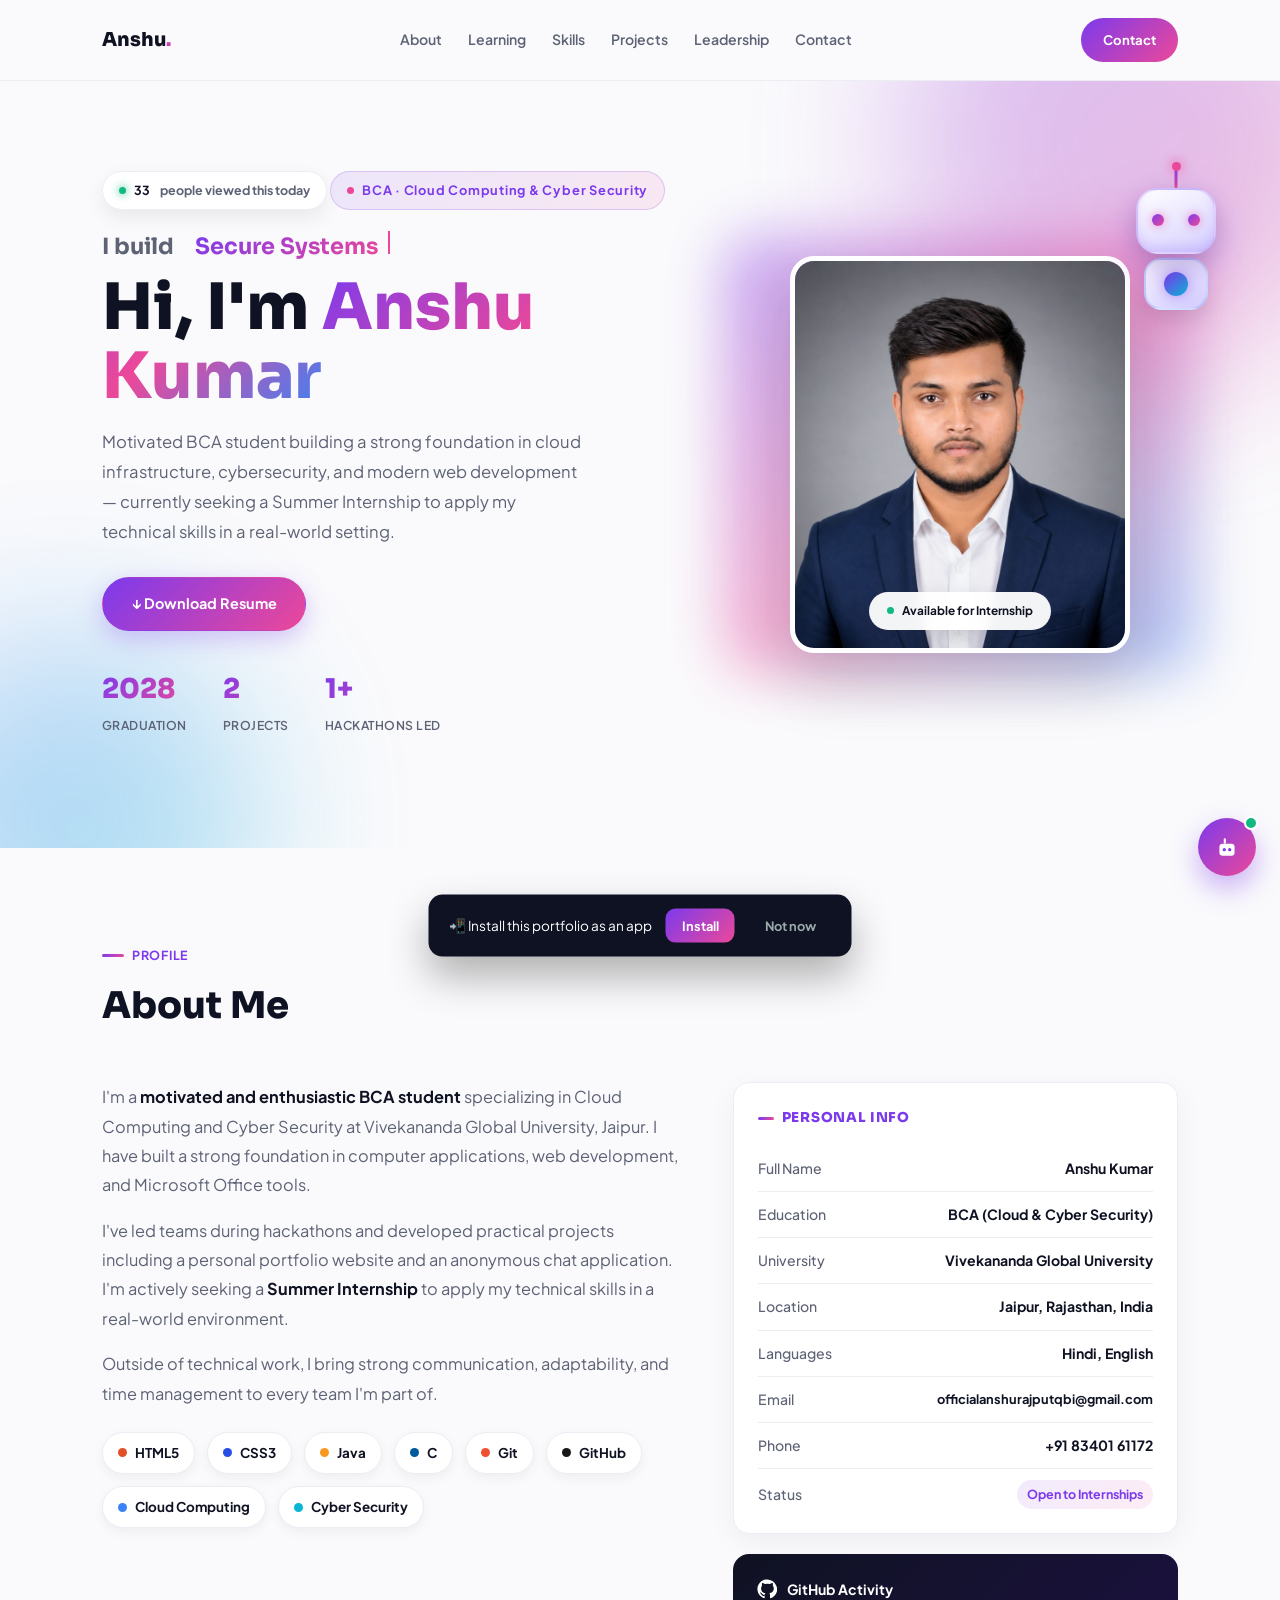
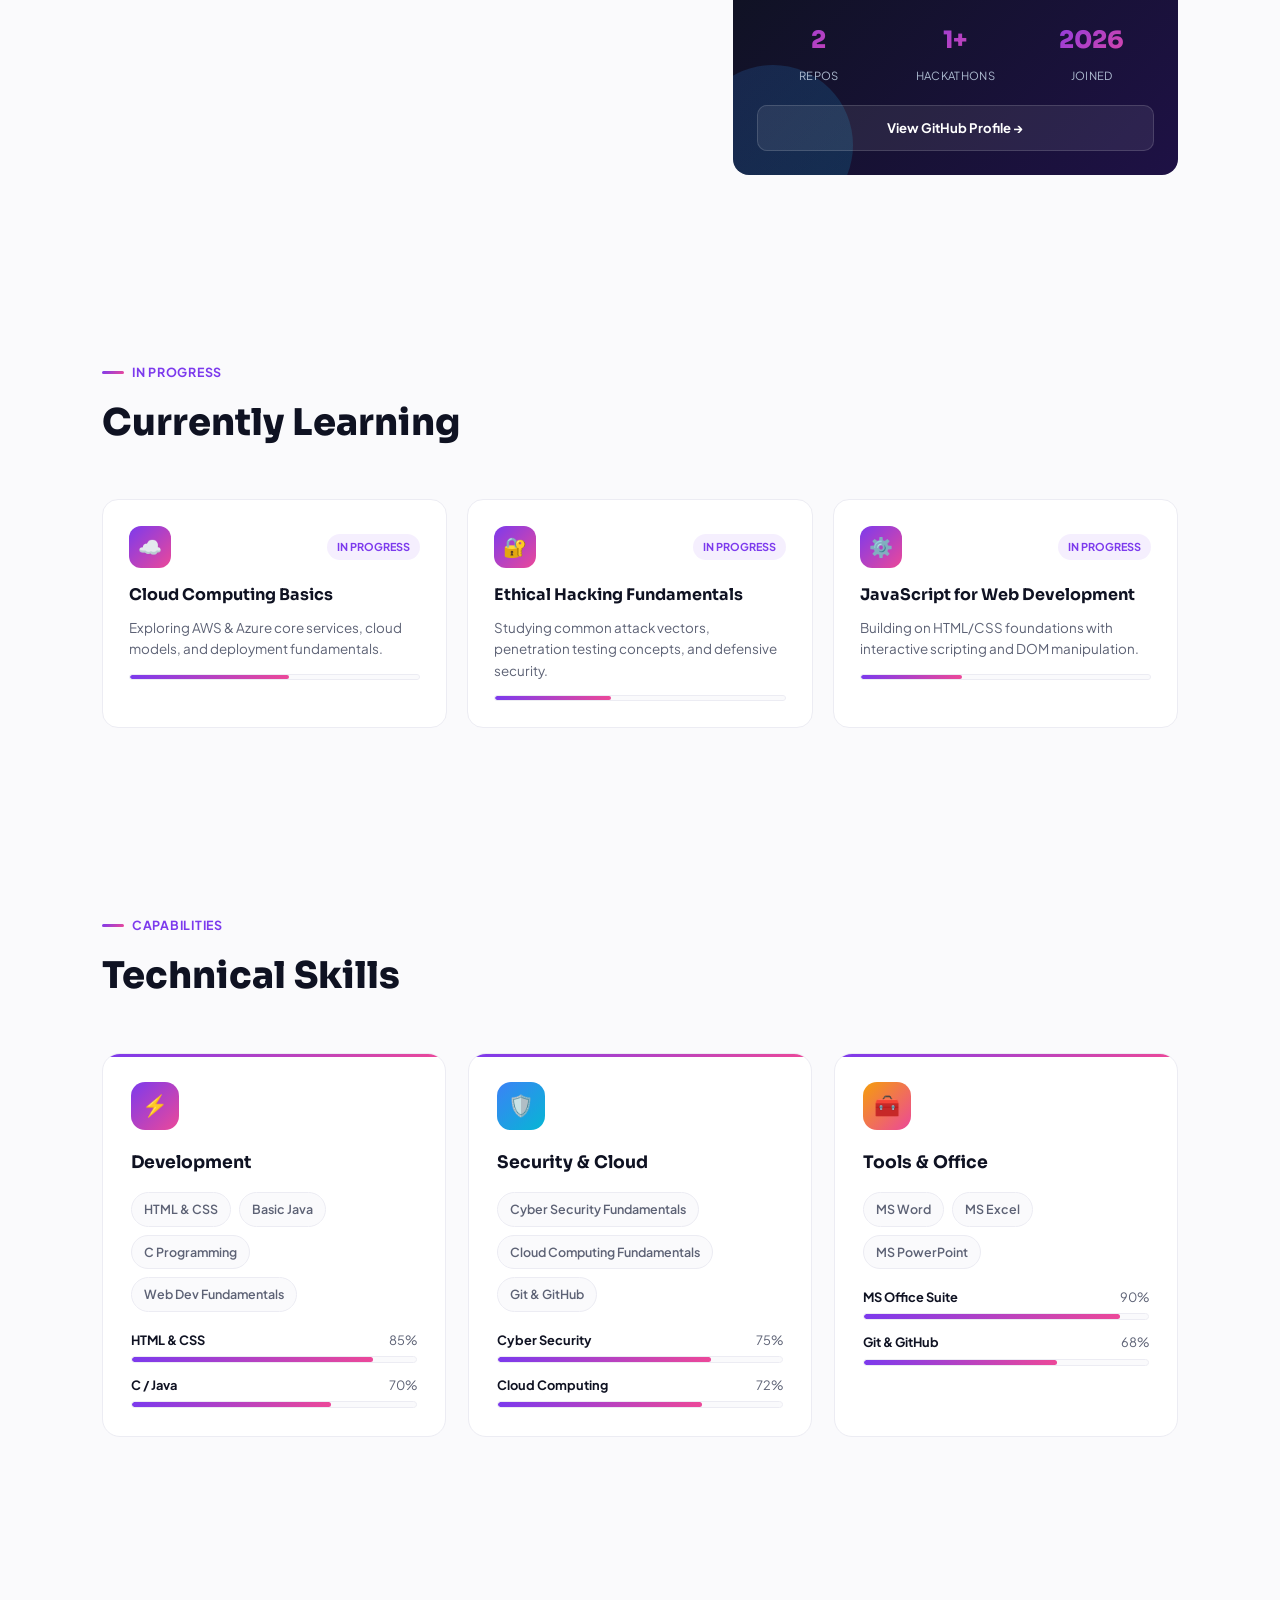
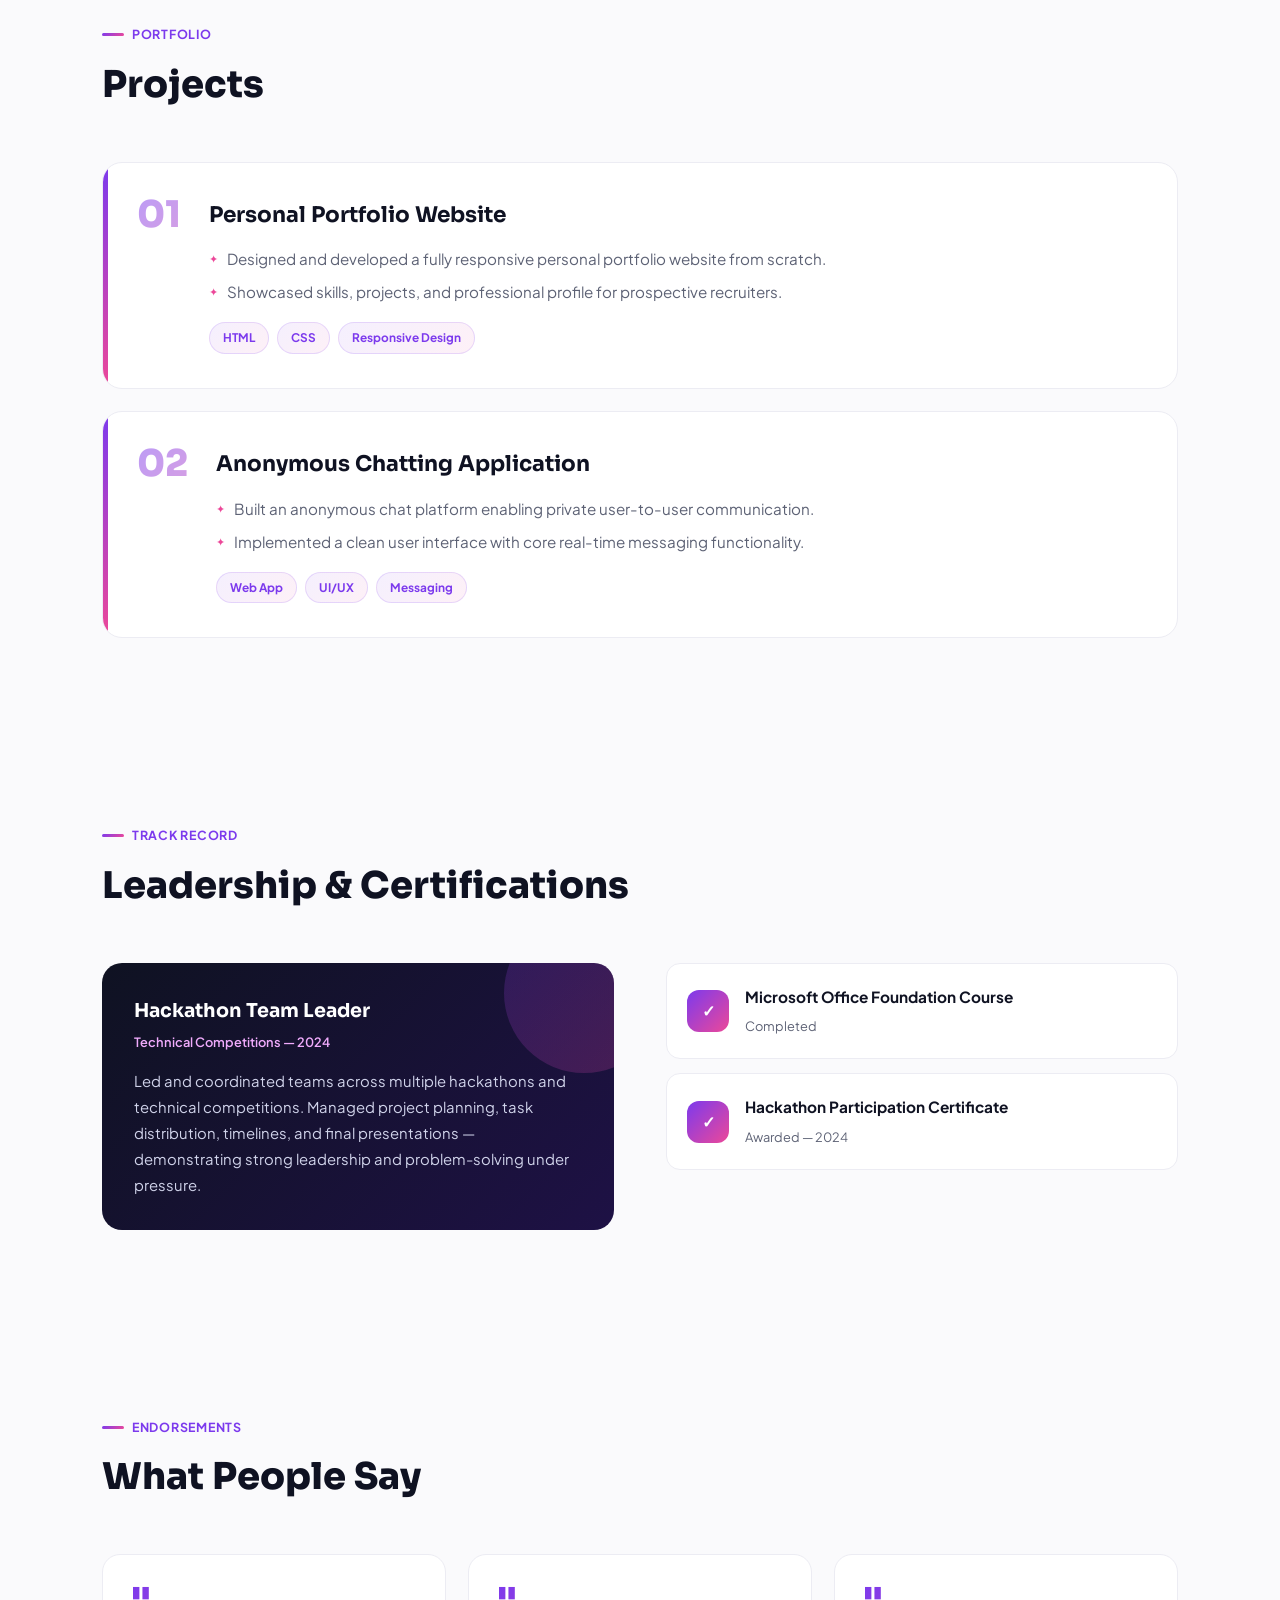
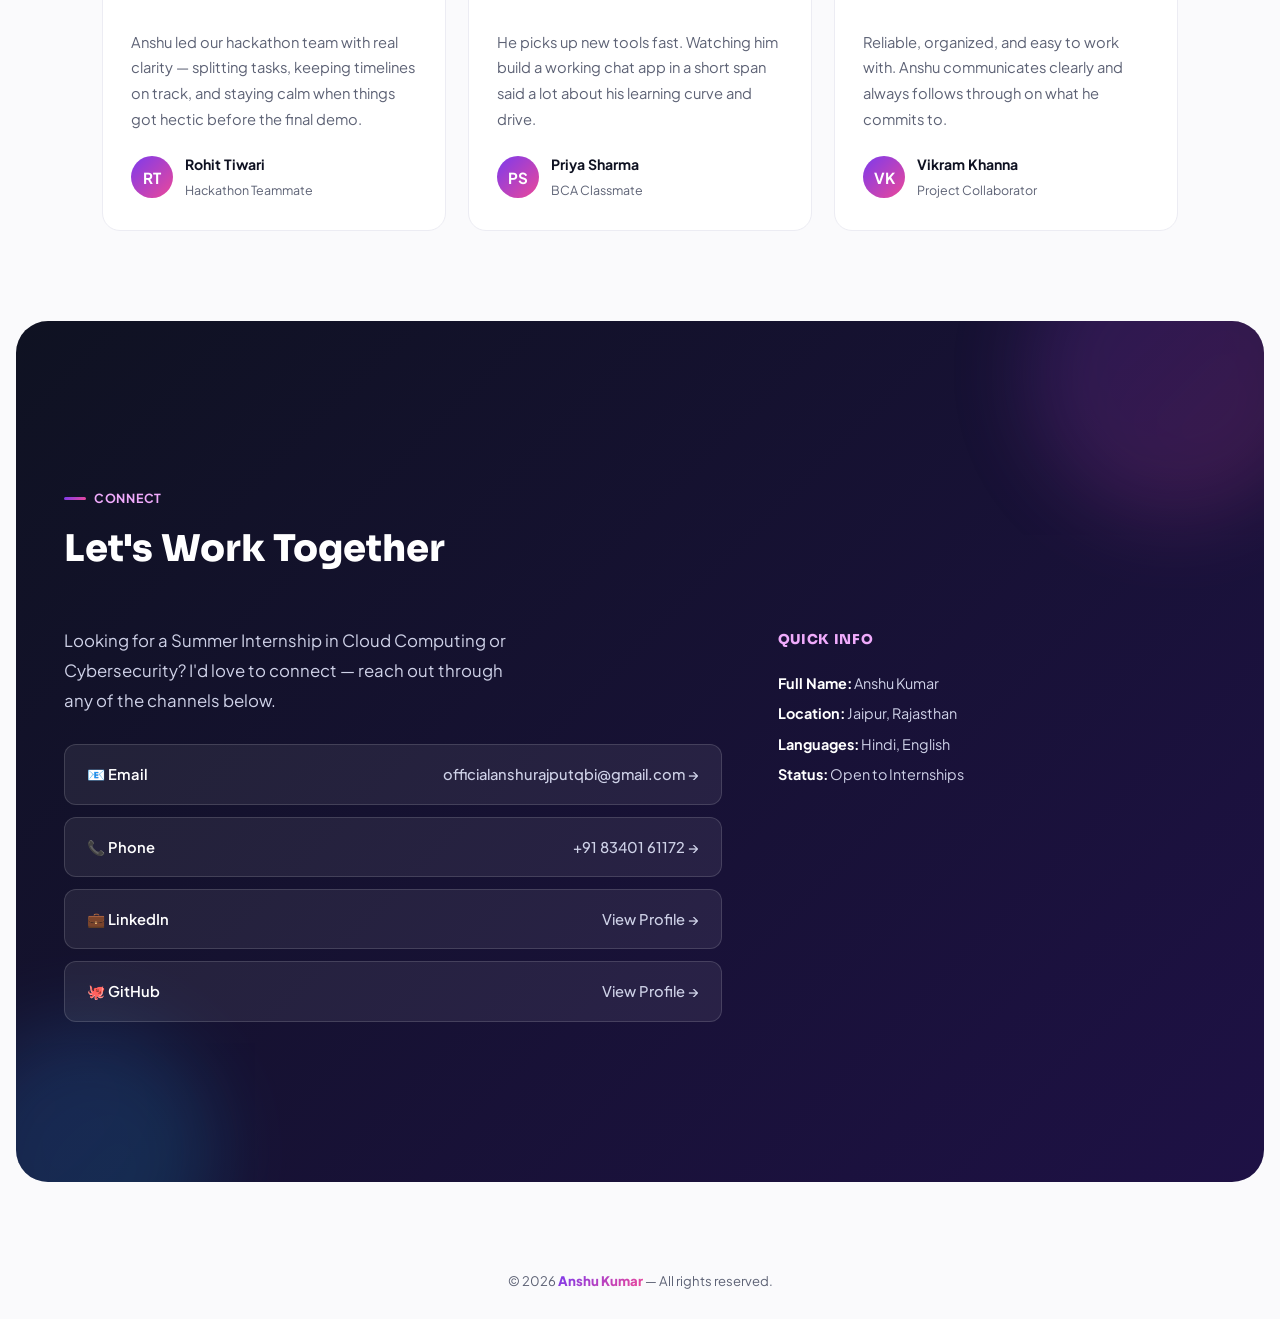
<file: Level-1-Task-1-Portfolio/index.html>
<!DOCTYPE html>
<html lang="en">
<head>

  <!-- ============================================================
       ANSHU KUMAR — PERSONAL PORTFOLIO
       BCA | Cloud Computing & Cyber Security
       Vivekananda Global University, Jaipur
       ============================================================ -->

  <meta charset="UTF-8">
  <meta name="viewport" content="width=device-width, initial-scale=1.0">
  <meta name="description" content="Anshu Kumar — BCA student specializing in Cloud Computing & Cyber Security. Personal portfolio showcasing projects, skills, and experience.">
  <meta name="theme-color" content="#7c3aed">
  <meta name="apple-mobile-web-app-capable" content="yes">
  <meta name="apple-mobile-web-app-status-bar-style" content="black-translucent">
  <meta name="apple-mobile-web-app-title" content="Anshu Kumar">

  <link rel="manifest" href="manifest.json">
  <link rel="apple-touch-icon" href="icons/icon-192.png">
  <link rel="icon" href="data:image/svg+xml,%3Csvg xmlns='http://www.w3.org/2000/svg' viewBox='0 0 100 100'%3E%3Cdefs%3E%3ClinearGradient id='g' x1='0' y1='0' x2='1' y2='1'%3E%3Cstop offset='0' stop-color='%237c3aed'/%3E%3Cstop offset='1' stop-color='%23ec4899'/%3E%3C/linearGradient%3E%3C/defs%3E%3Crect width='100' height='100' rx='22' fill='url(%23g)'/%3E%3Ctext x='50' y='66' font-size='52' font-family='sans-serif' font-weight='800' fill='white' text-anchor='middle'%3EA%3C/text%3E%3C/svg%3E">

  <title>Anshu Kumar | Cloud &amp; Cybersecurity Portfolio</title>

  <link rel="preconnect" href="https://fonts.googleapis.com">
  <link href="https://fonts.googleapis.com/css2?family=Plus+Jakarta+Sans:wght@400;500;600;700;800&family=Sora:wght@600;700;800&display=swap" rel="stylesheet">

  <style>

    /* ============================================================
       1. CSS VARIABLES / ROOT
    ============================================================ */
    :root {
      --violet: #7c3aed;
      --pink:   #ec4899;
      --blue:   #3b82f6;
      --cyan:   #06b6d4;
      --ink:    #0f1222;
      --soft:   #5d6275;
      --line:   #ececf3;
      --bg:     #fafafc;
      --white:  #ffffff;
      --sans:   'Plus Jakarta Sans', sans-serif;
      --display:'Sora', sans-serif;
    }

    /* ============================================================
       2. RESET & BASE
    ============================================================ */
    *, *::before, *::after { box-sizing: border-box; margin: 0; padding: 0; }
    html { scroll-behavior: smooth; }
    body { background: var(--bg); color: var(--ink); font-family: var(--sans); font-size: 16px; line-height: 1.65; overflow-x: hidden; }
    a { color: var(--violet); text-decoration: none; }
    ::selection { background: var(--pink); color: #fff; }
    .wrap { max-width: 1140px; margin: 0 auto; padding: 0 32px; }

    /* ============================================================
       3. NAVIGATION
    ============================================================ */
    nav {
      position: sticky; top: 0; z-index: 50;
      background: rgba(250,250,252,0.88);
      backdrop-filter: blur(10px);
      border-bottom: 1px solid var(--line);
    }
    .nav-inner {
      max-width: 1140px; margin: 0 auto; padding: 18px 32px;
      display: flex; justify-content: space-between; align-items: center;
    }
    .logo { font-family: var(--display); font-weight: 800; font-size: 1.2rem; color: var(--ink); }
    .logo span { background: linear-gradient(135deg, var(--violet), var(--pink)); -webkit-background-clip: text; background-clip: text; color: transparent; }
    .nav-links { display: flex; gap: 26px; font-size: 0.88rem; font-weight: 600; }
    .nav-links a { color: var(--soft); transition: color .2s; }
    .nav-links a:hover { color: var(--violet); }
    .nav-cta {
      background: linear-gradient(135deg, var(--violet), var(--pink));
      color: #fff; padding: 11px 22px; border-radius: 30px;
      font-size: 0.82rem; font-weight: 700; transition: transform .2s, box-shadow .2s;
    }
    .nav-cta:hover { transform: translateY(-2px); box-shadow: 0 10px 24px rgba(124,58,237,0.35); }

    /* ============================================================
       4. HERO SECTION
    ============================================================ */
    header.hero { position: relative; padding: 90px 0 110px; overflow: hidden; }

    /* Background gradient blobs */
    .blob {
      position: absolute; border-radius: 50%; filter: blur(80px);
      opacity: 0.32; z-index: 0; pointer-events: none;
    }
    .blob-1 { width: 480px; height: 480px; background: linear-gradient(135deg, var(--violet), var(--pink)); top: -180px; right: -100px; }
    .blob-2 { width: 380px; height: 380px; background: linear-gradient(135deg, var(--blue), var(--cyan)); bottom: -160px; left: -120px; }

    .hero-grid { position: relative; z-index: 2; display: grid; grid-template-columns: 1.2fr 0.9fr; gap: 60px; align-items: center; }

    /* Eye-catch: "viewing now" badge */
    .viewing-badge {
      display: inline-flex; align-items: center; gap: 8px;
      background: var(--white); border: 1px solid var(--line);
      padding: 8px 16px; border-radius: 30px; margin-bottom: 18px;
      font-size: 0.78rem; font-weight: 700; color: var(--soft);
      box-shadow: 0 8px 20px rgba(15,18,34,0.07);
    }
    .viewing-badge .live-dot { width: 7px; height: 7px; border-radius: 50%; background: #10b981; box-shadow: 0 0 8px #10b981; animation: blink 1.8s infinite; }
    .viewing-badge b { color: var(--ink); }

    /* Typing headline */
    .typing-line {
      font-family: var(--display); font-weight: 700; font-size: clamp(1.1rem,2vw,1.4rem);
      color: var(--soft); margin-bottom: 8px; display: flex; align-items: baseline; gap: 8px;
    }
    #typedText { background: linear-gradient(135deg, var(--violet), var(--pink)); -webkit-background-clip: text; background-clip: text; color: transparent; }
    .caret { display: inline-block; width: 2px; height: 1em; background: var(--pink); vertical-align: text-bottom; margin-left: 2px; animation: blink 0.9s steps(1) infinite; }

    /* BCA eyebrow pill */
    .eyebrow {
      display: inline-flex; align-items: center; gap: 8px;
      font-size: 0.8rem; font-weight: 700; letter-spacing: 0.06em;
      background: linear-gradient(135deg, rgba(124,58,237,.1), rgba(236,72,153,.1));
      color: var(--violet); padding: 8px 16px; border-radius: 30px; margin-bottom: 18px;
      border: 1px solid rgba(124,58,237,.2);
    }
    .eyebrow .pulse { width: 7px; height: 7px; border-radius: 50%; background: var(--pink); animation: blink 2s infinite; }

    h1.hero-name {
      font-family: var(--display); font-weight: 800;
      font-size: clamp(2.6rem, 5.5vw, 4rem); line-height: 1.08;
      color: var(--ink); margin-bottom: 16px;
    }
    h1.hero-name .grad {
      background: linear-gradient(135deg, var(--violet), var(--pink) 55%, var(--blue));
      -webkit-background-clip: text; background-clip: text; color: transparent;
    }
    .hero-desc { font-size: 1.04rem; color: var(--soft); max-width: 480px; margin-bottom: 30px; line-height: 1.8; }

    .hero-cta { display: flex; gap: 14px; flex-wrap: wrap; margin-bottom: 36px; }
    .btn {
      font-family: var(--sans); font-size: 0.9rem; font-weight: 700;
      padding: 14px 28px; border-radius: 30px; cursor: pointer;
      display: inline-flex; align-items: center; gap: 8px;
      transition: all .25s; border: 1.5px solid transparent;
    }
    .btn-primary { background: linear-gradient(135deg, var(--violet), var(--pink)); color: #fff; box-shadow: 0 8px 24px rgba(124,58,237,.28); }
    .btn-primary:hover { transform: translateY(-3px); box-shadow: 0 14px 32px rgba(124,58,237,.42); }

    .hero-stats { display: flex; gap: 36px; }
    .hero-stats div b { display: block; font-family: var(--display); font-size: 1.7rem; font-weight: 800; background: linear-gradient(135deg, var(--violet), var(--pink)); -webkit-background-clip: text; background-clip: text; color: transparent; }
    .hero-stats div span { font-size: 0.76rem; color: var(--soft); text-transform: uppercase; letter-spacing: 0.04em; font-weight: 600; }

    /* 3D Robot orb */
    .bot-wrap {
      position: absolute; right: 5%; top: 14%; z-index: 3; pointer-events: none;
      animation: float 4.5s ease-in-out infinite;
    }
    @keyframes float { 0%,100%{transform:translateY(0) rotate(-3deg);} 50%{transform:translateY(-18px) rotate(3deg);} }
    .bot-antenna { position: absolute; top: -18px; left: 50%; transform: translateX(-50%); width: 3px; height: 18px; background: linear-gradient(180deg, var(--violet), var(--pink)); border-radius: 2px; }
    .bot-antenna::after { content: ''; position: absolute; top: -8px; left: 50%; transform: translateX(-50%); width: 9px; height: 9px; border-radius: 50%; background: var(--pink); box-shadow: 0 0 12px var(--pink); animation: blink 1.6s infinite; }
    .bot-head {
      position: relative; width: 80px; height: 66px; border-radius: 22px;
      background: linear-gradient(155deg, #fff, #e8e4ff 55%, #d4cfff);
      border: 2px solid rgba(124,58,237,.2);
      box-shadow: inset 0 -6px 10px rgba(124,58,237,.15), 0 10px 22px rgba(15,18,34,.15);
      filter: drop-shadow(0 14px 22px rgba(124,58,237,.3));
    }
    .bot-head::before, .bot-head::after { content: ''; position: absolute; top: 24px; width: 12px; height: 12px; border-radius: 50%; background: linear-gradient(135deg, var(--violet), var(--pink)); box-shadow: 0 0 10px rgba(236,72,153,.6); animation: botblink 3.2s infinite; }
    .bot-head::before { left: 14px; }
    .bot-head::after  { right: 14px; }
    @keyframes botblink { 0%,90%,100%{transform:scaleY(1);} 94%{transform:scaleY(0.1);} }
    .bot-body-trunk {
      margin-top: 4px; width: 64px; margin-left: 8px; height: 52px; border-radius: 18px;
      background: linear-gradient(155deg, #fff, #e8e4ff 55%, #d4cfff);
      border: 2px solid rgba(59,130,246,.18);
      box-shadow: 0 10px 22px rgba(15,18,34,.12);
      display: flex; align-items: center; justify-content: center;
    }
    .bot-core { width: 24px; height: 24px; border-radius: 50%; background: linear-gradient(135deg, var(--violet), var(--cyan)); box-shadow: 0 0 14px rgba(124,58,237,.5); }

    /* Photo card */
    .photo-wrap { position: relative; z-index: 2; display: flex; justify-content: center; }
    .photo-glow { position: absolute; inset: -20px; background: linear-gradient(135deg, var(--violet), var(--pink), var(--blue)); border-radius: 32px; filter: blur(28px); opacity: 0.42; }
    .photo-card {
      position: relative; z-index: 1; width: 100%; max-width: 340px;
      aspect-ratio: 3/3.5; border-radius: 24px; overflow: hidden;
      border: 5px solid var(--white); box-shadow: 0 30px 60px rgba(15,18,34,.18);
    }
    .photo-card img { width: 100%; height: 100%; object-fit: cover; display: block; }
    .photo-badge {
      position: absolute; bottom: 18px; left: 50%; transform: translateX(-50%);
      background: rgba(255,255,255,.95); backdrop-filter: blur(6px);
      border-radius: 30px; padding: 9px 18px; font-size: 0.74rem; font-weight: 700;
      color: var(--ink); box-shadow: 0 10px 24px rgba(15,18,34,.18);
      white-space: nowrap; display: flex; align-items: center; gap: 8px; z-index: 2;
    }
    .photo-badge .dot { width: 7px; height: 7px; border-radius: 50%; background: #10b981; }

    /* ============================================================
       5. SECTION SHARED STYLES
    ============================================================ */
    section { padding: 90px 0; }
    section.alt-bg { background: var(--white); border-top: 1px solid var(--line); border-bottom: 1px solid var(--line); }
    .sec-head { margin-bottom: 46px; }
    .sec-kicker {
      display: inline-flex; align-items: center; gap: 8px;
      font-size: 0.78rem; font-weight: 700; text-transform: uppercase;
      letter-spacing: 0.06em; color: var(--violet); margin-bottom: 10px;
    }
    .sec-kicker::before { content: ''; width: 22px; height: 3px; border-radius: 2px; background: linear-gradient(135deg, var(--violet), var(--pink)); }
    h2.sec-title { font-family: var(--display); font-size: clamp(1.7rem,3vw,2.3rem); font-weight: 800; color: var(--ink); }

    /* ============================================================
       6. ABOUT SECTION
    ============================================================ */
    .about-layout { display: grid; grid-template-columns: 1.3fr 1fr; gap: 52px; align-items: start; }

    /* Left: bio text */
    .about-bio p { color: var(--soft); margin-bottom: 16px; font-size: 1.02rem; line-height: 1.8; }
    .about-bio p b { color: var(--ink); font-weight: 700; }

    /* Tech stack chips */
    .tech-stack { display: flex; flex-wrap: wrap; gap: 12px; margin-top: 24px; }
    .chip {
      display: flex; align-items: center; gap: 8px;
      background: var(--white); border: 1px solid var(--line);
      padding: 9px 15px; border-radius: 30px;
      font-size: 0.84rem; font-weight: 700; color: var(--ink);
      box-shadow: 0 4px 12px rgba(15,18,34,.05); transition: transform .2s, box-shadow .2s;
    }
    .chip:hover { transform: translateY(-3px); box-shadow: 0 10px 22px rgba(15,18,34,.1); }
    .chip-dot { width: 9px; height: 9px; border-radius: 50%; flex-shrink: 0; }

    /* Right: info card + GitHub card stacked */
    .about-right { display: flex; flex-direction: column; gap: 20px; }

    /* Personal info card */
    .info-card {
      background: var(--white); border: 1px solid var(--line);
      border-radius: 16px; padding: 24px;
      box-shadow: 0 8px 28px rgba(15,18,34,.05);
    }
    .info-card-title {
      font-family: var(--display); font-size: 0.85rem; font-weight: 800;
      color: var(--violet); text-transform: uppercase; letter-spacing: 0.05em;
      margin-bottom: 16px; display: flex; align-items: center; gap: 8px;
    }
    .info-card-title::before { content: ''; width: 16px; height: 3px; border-radius: 2px; background: linear-gradient(90deg, var(--violet), var(--pink)); }
    .info-row {
      display: flex; justify-content: space-between; align-items: center;
      padding: 11px 0; border-bottom: 1px solid var(--line);
      font-size: 0.88rem;
    }
    .info-row:last-child { border-bottom: none; padding-bottom: 0; }
    .info-row .label { color: var(--soft); font-weight: 500; }
    .info-row .value { color: var(--ink); font-weight: 700; text-align: right; max-width: 55%; }
    .info-row .value.status-chip {
      background: linear-gradient(135deg, rgba(124,58,237,.1), rgba(236,72,153,.1));
      color: var(--violet); padding: 4px 10px; border-radius: 20px; font-size: 0.78rem;
    }

    /* GitHub stats card */
    .gh-card {
      background: linear-gradient(135deg, #0f1222 0%, #1e1145 100%);
      border-radius: 16px; padding: 24px; position: relative; overflow: hidden;
    }
    .gh-card::after { content: ''; position: absolute; bottom: -50px; left: -40px; width: 160px; height: 160px; border-radius: 50%; background: linear-gradient(135deg, var(--blue), var(--cyan)); opacity: 0.18; }
    .gh-card-head { display: flex; align-items: center; gap: 10px; margin-bottom: 20px; position: relative; z-index: 1; }
    .gh-card-head svg { width: 20px; height: 20px; }
    .gh-card-head span { font-size: 0.88rem; font-weight: 700; color: #fff; }
    .gh-stats { display: grid; grid-template-columns: repeat(3,1fr); gap: 12px; position: relative; z-index: 1; }
    .gh-stat { text-align: center; }
    .gh-stat b { display: block; font-family: var(--display); font-size: 1.5rem; font-weight: 800; background: linear-gradient(135deg, var(--violet), var(--pink)); -webkit-background-clip: text; background-clip: text; color: transparent; }
    .gh-stat span { font-size: 0.7rem; color: #aebcd1; text-transform: uppercase; letter-spacing: 0.03em; }
    .gh-link {
      display: block; text-align: center; margin-top: 18px;
      font-size: 0.82rem; font-weight: 700; color: #fff;
      background: rgba(255,255,255,.08); border: 1px solid rgba(255,255,255,.14);
      padding: 11px; border-radius: 10px; position: relative; z-index: 1; transition: background .2s;
    }
    .gh-link:hover { background: rgba(255,255,255,.16); color: #fff; }

    /* ============================================================
       7. CURRENTLY LEARNING
    ============================================================ */
    .learning-grid { display: grid; grid-template-columns: repeat(3,1fr); gap: 20px; }
    .learn-card {
      background: var(--white); border: 1px solid var(--line);
      border-radius: 16px; padding: 26px; position: relative; overflow: hidden;
      transition: transform .25s, box-shadow .25s;
    }
    .learn-card:hover { transform: translateY(-5px); box-shadow: 0 18px 36px rgba(15,18,34,.1); }
    .learn-card-top { display: flex; justify-content: space-between; align-items: center; margin-bottom: 14px; }
    .learn-icon { width: 42px; height: 42px; border-radius: 12px; background: linear-gradient(135deg, var(--violet), var(--pink)); display: flex; align-items: center; justify-content: center; font-size: 1.2rem; }
    .learn-badge { font-size: 0.68rem; font-weight: 700; color: var(--violet); background: rgba(124,58,237,.08); padding: 4px 10px; border-radius: 20px; text-transform: uppercase; }
    .learn-card h4 { font-family: var(--display); font-size: 1rem; color: var(--ink); margin-bottom: 8px; font-weight: 700; }
    .learn-card p { font-size: 0.84rem; color: var(--soft); line-height: 1.6; margin-bottom: 14px; }
    .lc-bar-track { height: 6px; background: var(--bg); border-radius: 10px; overflow: hidden; border: 1px solid var(--line); }
    .lc-bar-fill { height: 100%; border-radius: 10px; background: linear-gradient(90deg, var(--violet), var(--pink)); width: 0%; transition: width 1.1s cubic-bezier(.2,.8,.2,1); }

    /* ============================================================
       8. SKILLS
    ============================================================ */
    .skills-grid { display: grid; grid-template-columns: repeat(3,1fr); gap: 22px; }
    .skill-card {
      background: var(--white); border: 1px solid var(--line); border-radius: 18px; padding: 28px;
      position: relative; overflow: hidden; transition: transform .25s, box-shadow .25s;
    }
    .skill-card::before { content: ''; position: absolute; top: 0; left: 0; width: 100%; height: 3px; background: linear-gradient(90deg, var(--violet), var(--pink)); border-radius: 18px 18px 0 0; }
    .skill-card:hover { transform: translateY(-6px); box-shadow: 0 20px 40px rgba(15,18,34,.1); }
    .skill-icon { width: 48px; height: 48px; border-radius: 14px; display: flex; align-items: center; justify-content: center; font-size: 1.3rem; margin-bottom: 18px; }
    .skill-icon.dev    { background: linear-gradient(135deg, var(--violet), var(--pink)); }
    .skill-icon.sec    { background: linear-gradient(135deg, var(--blue), var(--cyan)); }
    .skill-icon.tools  { background: linear-gradient(135deg, #f59e0b, var(--pink)); }
    .skill-card h4 { font-family: var(--display); color: var(--ink); font-size: 1.08rem; margin-bottom: 16px; font-weight: 700; }
    .tag-list { display: flex; flex-wrap: wrap; gap: 8px; margin-bottom: 18px; }
    .tag { background: var(--bg); border: 1px solid var(--line); color: var(--soft); font-size: 0.78rem; font-weight: 600; padding: 6px 12px; border-radius: 20px; }
    .skill-bar-wrap { display: flex; flex-direction: column; gap: 12px; }
    .skill-bar-row .bar-label { display: flex; justify-content: space-between; margin-bottom: 5px; font-size: 0.8rem; }
    .skill-bar-row .bar-label b { color: var(--ink); }
    .skill-bar-row .bar-label span { color: var(--soft); }
    .bar-track { height: 7px; background: var(--bg); border-radius: 10px; overflow: hidden; border: 1px solid var(--line); }
    .bar-fill { height: 100%; border-radius: 10px; background: linear-gradient(90deg, var(--violet), var(--pink)); width: 0%; transition: width 1.1s cubic-bezier(.2,.8,.2,1); }

    /* ============================================================
       9. PROJECTS
    ============================================================ */
    .project-list { display: flex; flex-direction: column; gap: 22px; }
    .project-card {
      background: var(--white); border: 1px solid var(--line); border-radius: 20px; padding: 34px;
      display: grid; grid-template-columns: auto 1fr; gap: 28px;
      position: relative; overflow: hidden; transition: transform .25s, box-shadow .25s;
    }
    .project-card::before { content: ''; position: absolute; top: 0; left: 0; width: 5px; height: 100%; background: linear-gradient(180deg, var(--violet), var(--pink)); }
    .project-card:hover { transform: translateY(-5px); box-shadow: 0 24px 50px rgba(15,18,34,.12); }
    .proj-num { font-family: var(--display); font-size: 2.3rem; font-weight: 800; background: linear-gradient(135deg, var(--violet), var(--pink)); -webkit-background-clip: text; background-clip: text; color: transparent; opacity: 0.5; line-height: 1; }
    .proj-title { font-family: var(--display); font-size: 1.35rem; font-weight: 700; color: var(--ink); margin-bottom: 10px; }
    .proj-desc { list-style: none; margin-bottom: 14px; }
    .proj-desc li { color: var(--soft); font-size: 0.95rem; padding: 4px 0 4px 18px; position: relative; }
    .proj-desc li::before { content: '✦'; position: absolute; left: 0; color: var(--pink); font-size: 0.68rem; top: 8px; }
    .proj-tags { display: flex; gap: 8px; flex-wrap: wrap; }
    .proj-tag { font-size: 0.74rem; background: linear-gradient(135deg, rgba(124,58,237,.08), rgba(236,72,153,.08)); border: 1px solid rgba(124,58,237,.15); color: var(--violet); padding: 5px 13px; border-radius: 20px; font-weight: 700; }

    /* ============================================================
       10. LEADERSHIP & CERTIFICATIONS
    ============================================================ */
    .two-col { display: grid; grid-template-columns: 1fr 1fr; gap: 52px; }
    .lead-card {
      background: linear-gradient(135deg, var(--ink) 0%, #1e1145 100%);
      color: #fff; border-radius: 20px; padding: 32px; position: relative; overflow: hidden;
    }
    .lead-card::after { content: ''; position: absolute; top: -50px; right: -50px; width: 160px; height: 160px; border-radius: 50%; background: linear-gradient(135deg, var(--violet), var(--pink)); opacity: 0.22; }
    .lead-card h4 { font-family: var(--display); font-size: 1.2rem; font-weight: 700; margin-bottom: 6px; position: relative; }
    .lead-card .lead-meta { font-size: 0.8rem; color: #f0abfc; font-weight: 600; margin-bottom: 14px; position: relative; }
    .lead-card p { font-size: 0.93rem; color: #d0d3ea; line-height: 1.75; position: relative; }
    .cert-card {
      background: var(--white); border: 1px solid var(--line); border-radius: 14px; padding: 20px;
      display: flex; gap: 16px; align-items: center; margin-bottom: 14px;
      transition: transform .2s, box-shadow .2s;
    }
    .cert-card:hover { transform: translateX(4px); box-shadow: 0 10px 24px rgba(15,18,34,.08); }
    .cert-icon { min-width: 42px; height: 42px; border-radius: 12px; background: linear-gradient(135deg, var(--violet), var(--pink)); color: #fff; display: flex; align-items: center; justify-content: center; font-weight: 700; font-size: 1rem; }
    .cert-card h4 { font-size: 0.96rem; color: var(--ink); font-weight: 700; margin-bottom: 3px; }
    .cert-card span { font-size: 0.8rem; color: var(--soft); }

    /* ============================================================
       11. TESTIMONIALS
    ============================================================ */
    .testimonials-grid { display: grid; grid-template-columns: repeat(3,1fr); gap: 22px; }
    .testimonial-card {
      background: var(--white); border: 1px solid var(--line); border-radius: 18px; padding: 28px;
      transition: transform .25s, box-shadow .25s;
    }
    .testimonial-card:hover { transform: translateY(-5px); box-shadow: 0 18px 36px rgba(15,18,34,.1); }
    .quote-mark { font-family: var(--display); font-size: 2.4rem; font-weight: 800; line-height: 1; background: linear-gradient(135deg, var(--violet), var(--pink)); -webkit-background-clip: text; background-clip: text; color: transparent; margin-bottom: 8px; }
    .testimonial-card p { color: var(--soft); font-size: 0.92rem; line-height: 1.75; margin-bottom: 20px; }
    .t-author { display: flex; align-items: center; gap: 12px; }
    .t-avatar { width: 42px; height: 42px; border-radius: 50%; background: linear-gradient(135deg, var(--violet), var(--pink)); display: flex; align-items: center; justify-content: center; color: #fff; font-weight: 700; font-size: 0.95rem; flex-shrink: 0; }
    .t-author-name { font-size: 0.88rem; color: var(--ink); font-weight: 700; display: block; }
    .t-author-role { font-size: 0.78rem; color: var(--soft); }

    /* ============================================================
       12. CONTACT
    ============================================================ */
    section.contact-section {
      background: linear-gradient(135deg, var(--ink) 0%, #1e1145 100%);
      border-radius: 32px; margin: 0 16px 60px; overflow: hidden; position: relative;
    }
    section.contact-section::before { content: ''; position: absolute; top: -100px; right: -60px; width: 300px; height: 300px; border-radius: 50%; background: linear-gradient(135deg, var(--violet), var(--pink)); opacity: 0.18; filter: blur(40px); }
    section.contact-section::after  { content: ''; position: absolute; bottom: -100px; left: -60px; width: 260px; height: 260px; border-radius: 50%; background: linear-gradient(135deg, var(--blue), var(--cyan)); opacity: 0.18; filter: blur(40px); }
    .contact-inner { position: relative; z-index: 1; padding: 70px 48px; }
    .contact-section .sec-kicker { color: #f0abfc; }
    .contact-section h2.sec-title { color: #fff; }
    .contact-layout { display: grid; grid-template-columns: 1.2fr 0.8fr; gap: 56px; align-items: start; }
    .contact-desc { color: #cfd2e8; font-size: 1.05rem; max-width: 460px; margin-bottom: 28px; line-height: 1.8; }
    .contact-links { display: flex; flex-direction: column; gap: 12px; }
    .contact-link {
      display: flex; justify-content: space-between; align-items: center;
      background: rgba(255,255,255,.07); border: 1px solid rgba(255,255,255,.14);
      padding: 17px 22px; border-radius: 12px; color: #fff;
      font-size: 0.92rem; font-weight: 600; transition: all .25s;
    }
    .contact-link:hover { background: rgba(255,255,255,.14); border-color: var(--pink); transform: translateX(5px); color: #fff; }
    .contact-link-label { color: #fff; }
    .contact-link-value { color: #cfd2e8; font-weight: 500; }
    .contact-side { font-size: 0.9rem; color: #cfd2e8; line-height: 2.1; }
    .contact-side b { color: #fff; }
    .contact-side-title { font-family: var(--display); font-size: 0.85rem; font-weight: 800; color: #f0abfc; text-transform: uppercase; letter-spacing: 0.05em; margin-bottom: 14px; }

    /* ============================================================
       13. FOOTER
    ============================================================ */
    footer { color: var(--soft); text-align: center; padding: 28px 0; font-size: 0.82rem; }
    footer b { background: linear-gradient(135deg, var(--violet), var(--pink)); -webkit-background-clip: text; background-clip: text; color: transparent; font-weight: 800; }

    /* ============================================================
       14. FLOATING ELEMENTS
    ============================================================ */

    /* Cursor glow */
    .cursor-glow {
      position: fixed; top: 0; left: 0; width: 400px; height: 400px;
      border-radius: 50%; pointer-events: none; z-index: 1; opacity: 0;
      background: radial-gradient(circle, rgba(124,58,237,.09), rgba(236,72,153,.04) 45%, transparent 70%);
      transform: translate(-50%,-50%); transition: opacity .3s;
    }

    /* AI Helper chat widget */
    .ai-helper { position: fixed; right: 24px; bottom: 24px; z-index: 60; display: flex; flex-direction: column; align-items: flex-end; gap: 12px; }
    .helper-panel {
      width: 272px; background: var(--white); border-radius: 18px; border: 1px solid var(--line);
      box-shadow: 0 24px 50px rgba(15,18,34,.2); padding: 18px;
      opacity: 0; transform: translateY(14px) scale(.96); pointer-events: none; transition: all .25s;
    }
    .ai-helper.open .helper-panel { opacity: 1; transform: translateY(0) scale(1); pointer-events: auto; }
    .helper-head { display: flex; align-items: center; gap: 10px; margin-bottom: 12px; }
    .helper-avatar { width: 36px; height: 36px; border-radius: 50%; background: linear-gradient(135deg, var(--violet), var(--pink)); display: flex; align-items: center; justify-content: center; flex-shrink: 0; }
    .helper-head b { font-size: 0.88rem; color: var(--ink); display: block; }
    .helper-head span { font-size: 0.72rem; color: #10b981; font-weight: 600; }
    .helper-msg { background: var(--bg); border-radius: 12px; padding: 11px 14px; font-size: 0.84rem; color: var(--soft); line-height: 1.6; margin-bottom: 10px; }
    .helper-actions { display: flex; flex-direction: column; gap: 8px; }
    .helper-actions a { font-size: 0.8rem; font-weight: 700; color: var(--violet); background: rgba(124,58,237,.07); padding: 9px 12px; border-radius: 10px; text-align: center; transition: background .2s; }
    .helper-actions a:hover { background: rgba(124,58,237,.15); }
    .helper-toggle {
      width: 58px; height: 58px; border-radius: 50%; border: none; cursor: pointer;
      background: linear-gradient(135deg, var(--violet), var(--pink));
      box-shadow: 0 12px 28px rgba(124,58,237,.4);
      display: flex; align-items: center; justify-content: center; position: relative; transition: transform .2s;
    }
    .helper-toggle:hover { transform: scale(1.06); }
    .helper-toggle svg { width: 26px; height: 26px; }
    .helper-ping { position: absolute; top: -2px; right: -2px; width: 14px; height: 14px; border-radius: 50%; background: #10b981; border: 2px solid #fff; }

    /* Install toast */
    .install-toast {
      position: fixed; left: 50%; bottom: 24px; transform: translateX(-50%) translateY(130%);
      z-index: 70; background: var(--ink); color: #fff; padding: 14px 20px; border-radius: 14px;
      display: flex; align-items: center; gap: 14px; font-size: 0.85rem;
      box-shadow: 0 20px 40px rgba(0,0,0,.3); transition: transform .35s; max-width: 92vw;
    }
    .install-toast.show { transform: translateX(-50%) translateY(0); }
    .install-toast button { font-family: var(--sans); font-weight: 700; font-size: 0.8rem; border: none; cursor: pointer; padding: 9px 16px; border-radius: 10px; }
    .install-btn-yes { background: linear-gradient(135deg, var(--violet), var(--pink)); color: #fff; }
    .install-btn-no  { background: transparent; color: #9aa; }

    /* Confetti canvas */
    #confettiCanvas { position: fixed; inset: 0; pointer-events: none; z-index: 200; }

    /* Viewing badge */
    .viewing-badge .live-dot { animation: blink 1.8s infinite; }
    @keyframes blink { 0%,100%{opacity:1;} 50%{opacity:.3;} }

    /* Scroll reveal */
    .reveal { opacity: 0; transform: translateY(28px); transition: opacity .7s ease, transform .7s ease; }
    .reveal.visible { opacity: 1; transform: translateY(0); }

    /* ============================================================
       15. RESPONSIVE
    ============================================================ */
    @media (max-width: 900px) {
      .hero-grid, .about-layout, .contact-layout, .two-col { grid-template-columns: 1fr; }
      .skills-grid, .testimonials-grid, .learning-grid { grid-template-columns: 1fr 1fr; }
      .photo-wrap { order: -1; margin-bottom: 20px; }
      .bot-wrap { display: none; }
      .nav-links { display: none; }
      .project-card { grid-template-columns: 1fr; }
      section.contact-section { margin: 0 8px 50px; border-radius: 20px; }
      .contact-inner { padding: 50px 28px; }
    }
    @media (max-width: 480px) {
      .skills-grid, .testimonials-grid, .learning-grid { grid-template-columns: 1fr; }
      .hero-stats { gap: 22px; flex-wrap: wrap; }
      .wrap { padding: 0 18px; }
    }

  </style>
</head>

<body>

<!-- CURSOR GLOW -->
<div class="cursor-glow" id="cursorGlow"></div>
<!-- CONFETTI CANVAS -->
<canvas id="confettiCanvas"></canvas>
<!-- PWA INSTALL TOAST -->
<div class="install-toast" id="installToast">
  <span>📲 Install this portfolio as an app</span>
  <button class="install-btn-yes" id="installYes">Install</button>
  <button class="install-btn-no"  id="installNo">Not now</button>
</div>

<!-- ============================================================
     NAVIGATION
============================================================ -->
<nav>
  <div class="nav-inner">
    <div class="logo">Anshu<span>.</span></div>
    <div class="nav-links">
      <a href="#about">About</a>
      <a href="#learning">Learning</a>
      <a href="#skills">Skills</a>
      <a href="#projects">Projects</a>
      <a href="#leadership">Leadership</a>
      <a href="#contact">Contact</a>
    </div>
    <a href="#contact" class="nav-cta">Contact</a>
  </div>
</nav>

<!-- ============================================================
     HERO
============================================================ -->
<header class="hero">
  <div class="blob blob-1"></div>
  <div class="blob blob-2"></div>

  <!-- 3D Robot (CSS only) -->
  <div class="bot-wrap">
    <div class="bot-antenna"></div>
    <div class="bot-head"></div>
    <div class="bot-body-trunk"><div class="bot-core"></div></div>
  </div>

  <div class="wrap hero-grid">
    <div>
      <div class="viewing-badge">
        <span class="live-dot"></span>
        <b id="liveCount">18</b>&nbsp;people viewed this today
      </div>
      <div class="eyebrow"><span class="pulse"></span>BCA · Cloud Computing &amp; Cyber Security</div>
      <div class="typing-line">
        <span>I build</span>&nbsp;<span id="typedText"></span><span class="caret"></span>
      </div>
      <h1 class="hero-name">Hi, I'm <span class="grad">Anshu Kumar</span></h1>
      <p class="hero-desc">Motivated BCA student building a strong foundation in cloud infrastructure, cybersecurity, and modern web development — currently seeking a Summer Internship to apply my technical skills in a real-world setting.</p>
      <div class="hero-cta">
        <a href="[data-uri]" download="Anshu_Kumar_Resume.pdf" class="btn btn-primary" id="resumeBtn">
          ↓ Download Resume
        </a>
      </div>
      <div class="hero-stats">
        <div><b>2028</b><span>Graduation</span></div>
        <div><b>2</b><span>Projects</span></div>
        <div><b>1+</b><span>Hackathons Led</span></div>
      </div>
    </div>
    <div class="photo-wrap">
      <div class="photo-glow"></div>
      <div class="photo-card">
        <img src="[data-uri]" alt="Anshu Kumar">
        <div class="photo-badge"><span class="dot"></span>Available for Internship</div>
      </div>
    </div>
  </div>
</header>

<div class="wrap">

  <!-- ============================================================
       ABOUT
  ============================================================ -->
  <section id="about">
    <div class="sec-head">
      <div class="sec-kicker">Profile</div>
      <h2 class="sec-title">About Me</h2>
    </div>
    <div class="about-layout reveal">

      <!-- Left: bio + tech stack -->
      <div class="about-bio">
        <p>I'm a <b>motivated and enthusiastic BCA student</b> specializing in Cloud Computing and Cyber Security at Vivekananda Global University, Jaipur. I have built a strong foundation in computer applications, web development, and Microsoft Office tools.</p>
        <p>I've led teams during hackathons and developed practical projects including a personal portfolio website and an anonymous chat application. I'm actively seeking a <b>Summer Internship</b> to apply my technical skills in a real-world environment.</p>
        <p>Outside of technical work, I bring strong communication, adaptability, and time management to every team I'm part of.</p>

        <div class="tech-stack">
          <div class="chip"><span class="chip-dot" style="background:#e34f26"></span>HTML5</div>
          <div class="chip"><span class="chip-dot" style="background:#264de4"></span>CSS3</div>
          <div class="chip"><span class="chip-dot" style="background:#f89820"></span>Java</div>
          <div class="chip"><span class="chip-dot" style="background:#00599c"></span>C</div>
          <div class="chip"><span class="chip-dot" style="background:#f05032"></span>Git</div>
          <div class="chip"><span class="chip-dot" style="background:#181717"></span>GitHub</div>
          <div class="chip"><span class="chip-dot" style="background:#3b82f6"></span>Cloud Computing</div>
          <div class="chip"><span class="chip-dot" style="background:#06b6d4"></span>Cyber Security</div>
        </div>
      </div>

      <!-- Right: personal info card + GitHub card -->
      <div class="about-right">

        <div class="info-card">
          <div class="info-card-title">Personal Info</div>
          <div class="info-row"><span class="label">Full Name</span><span class="value">Anshu Kumar</span></div>
          <div class="info-row"><span class="label">Education</span><span class="value">BCA (Cloud &amp; Cyber Security)</span></div>
          <div class="info-row"><span class="label">University</span><span class="value">Vivekananda Global University</span></div>
          <div class="info-row"><span class="label">Location</span><span class="value">Jaipur, Rajasthan, India</span></div>
          <div class="info-row"><span class="label">Languages</span><span class="value">Hindi, English</span></div>
          <div class="info-row"><span class="label">Email</span><span class="value" style="font-size:.8rem">officialanshurajputqbi@gmail.com</span></div>
          <div class="info-row"><span class="label">Phone</span><span class="value">+91 83401 61172</span></div>
          <div class="info-row"><span class="label">Status</span><span class="value status-chip">Open to Internships</span></div>
        </div>

        <div class="gh-card">
          <div class="gh-card-head">
            <svg viewBox="0 0 24 24" fill="#fff"><path d="M12 .5C5.6.5.5 5.6.5 12c0 5.1 3.3 9.4 7.9 11 .6.1.8-.3.8-.6v-2.2c-3.2.7-3.9-1.5-3.9-1.5-.5-1.3-1.3-1.7-1.3-1.7-1.1-.7.1-.7.1-.7 1.2.1 1.8 1.2 1.8 1.2 1 1.8 2.8 1.3 3.5 1 .1-.8.4-1.3.8-1.6-2.6-.3-5.3-1.3-5.3-5.8 0-1.3.5-2.3 1.2-3.2-.1-.3-.5-1.5.1-3.1 0 0 1-.3 3.3 1.2a11 11 0 0 1 6 0c2.3-1.5 3.3-1.2 3.3-1.2.6 1.6.2 2.8.1 3.1.8.9 1.2 1.9 1.2 3.2 0 4.5-2.7 5.5-5.3 5.8.4.4.8 1.1.8 2.2v3.3c0 .3.2.7.8.6 4.6-1.6 7.9-5.9 7.9-11C23.5 5.6 18.4.5 12 .5Z"/></svg>
            <span>GitHub Activity</span>
          </div>
          <div class="gh-stats">
            <div class="gh-stat"><b>2</b><span>Repos</span></div>
            <div class="gh-stat"><b>1+</b><span>Hackathons</span></div>
            <div class="gh-stat"><b>2026</b><span>Joined</span></div>
          </div>
          <a class="gh-link" href="https://github.com/officialanshurajputqbi-hash" target="_blank" rel="noopener">View GitHub Profile →</a>
        </div>

      </div>
    </div>
  </section>

  <!-- ============================================================
       CURRENTLY LEARNING
  ============================================================ -->
  <section id="learning">
    <div class="sec-head">
      <div class="sec-kicker">In Progress</div>
      <h2 class="sec-title">Currently Learning</h2>
    </div>
    <div class="learning-grid reveal">
      <div class="learn-card">
        <div class="learn-card-top">
          <div class="learn-icon">☁️</div>
          <span class="learn-badge">In Progress</span>
        </div>
        <h4>Cloud Computing Basics</h4>
        <p>Exploring AWS &amp; Azure core services, cloud models, and deployment fundamentals.</p>
        <div class="lc-bar-track"><div class="lc-bar-fill" data-w="55"></div></div>
      </div>
      <div class="learn-card">
        <div class="learn-card-top">
          <div class="learn-icon">🔐</div>
          <span class="learn-badge">In Progress</span>
        </div>
        <h4>Ethical Hacking Fundamentals</h4>
        <p>Studying common attack vectors, penetration testing concepts, and defensive security.</p>
        <div class="lc-bar-track"><div class="lc-bar-fill" data-w="40"></div></div>
      </div>
      <div class="learn-card">
        <div class="learn-card-top">
          <div class="learn-icon">⚙️</div>
          <span class="learn-badge">In Progress</span>
        </div>
        <h4>JavaScript for Web Development</h4>
        <p>Building on HTML/CSS foundations with interactive scripting and DOM manipulation.</p>
        <div class="lc-bar-track"><div class="lc-bar-fill" data-w="35"></div></div>
      </div>
    </div>
  </section>

  <!-- ============================================================
       SKILLS
  ============================================================ -->
  <section id="skills">
    <div class="sec-head">
      <div class="sec-kicker">Capabilities</div>
      <h2 class="sec-title">Technical Skills</h2>
    </div>
    <div class="skills-grid">
      <div class="skill-card reveal">
        <div class="skill-icon dev">⚡</div>
        <h4>Development</h4>
        <div class="tag-list">
          <span class="tag">HTML &amp; CSS</span>
          <span class="tag">Basic Java</span>
          <span class="tag">C Programming</span>
          <span class="tag">Web Dev Fundamentals</span>
        </div>
        <div class="skill-bar-wrap">
          <div class="skill-bar-row"><div class="bar-label"><b>HTML &amp; CSS</b><span>85%</span></div><div class="bar-track"><div class="bar-fill" data-w="85"></div></div></div>
          <div class="skill-bar-row"><div class="bar-label"><b>C / Java</b><span>70%</span></div><div class="bar-track"><div class="bar-fill" data-w="70"></div></div></div>
        </div>
      </div>
      <div class="skill-card reveal">
        <div class="skill-icon sec">🛡️</div>
        <h4>Security &amp; Cloud</h4>
        <div class="tag-list">
          <span class="tag">Cyber Security Fundamentals</span>
          <span class="tag">Cloud Computing Fundamentals</span>
          <span class="tag">Git &amp; GitHub</span>
        </div>
        <div class="skill-bar-wrap">
          <div class="skill-bar-row"><div class="bar-label"><b>Cyber Security</b><span>75%</span></div><div class="bar-track"><div class="bar-fill" data-w="75"></div></div></div>
          <div class="skill-bar-row"><div class="bar-label"><b>Cloud Computing</b><span>72%</span></div><div class="bar-track"><div class="bar-fill" data-w="72"></div></div></div>
        </div>
      </div>
      <div class="skill-card reveal">
        <div class="skill-icon tools">🧰</div>
        <h4>Tools &amp; Office</h4>
        <div class="tag-list">
          <span class="tag">MS Word</span>
          <span class="tag">MS Excel</span>
          <span class="tag">MS PowerPoint</span>
        </div>
        <div class="skill-bar-wrap">
          <div class="skill-bar-row"><div class="bar-label"><b>MS Office Suite</b><span>90%</span></div><div class="bar-track"><div class="bar-fill" data-w="90"></div></div></div>
          <div class="skill-bar-row"><div class="bar-label"><b>Git &amp; GitHub</b><span>68%</span></div><div class="bar-track"><div class="bar-fill" data-w="68"></div></div></div>
        </div>
      </div>
    </div>
  </section>

  <!-- ============================================================
       PROJECTS
  ============================================================ -->
  <section id="projects">
    <div class="sec-head">
      <div class="sec-kicker">Portfolio</div>
      <h2 class="sec-title">Projects</h2>
    </div>
    <div class="project-list">

      <div class="project-card reveal">
        <div class="proj-num">01</div>
        <div>
          <div class="proj-title">Personal Portfolio Website</div>
          <ul class="proj-desc">
            <li>Designed and developed a fully responsive personal portfolio website from scratch.</li>
            <li>Showcased skills, projects, and professional profile for prospective recruiters.</li>
          </ul>
          <div class="proj-tags">
            <span class="proj-tag">HTML</span>
            <span class="proj-tag">CSS</span>
            <span class="proj-tag">Responsive Design</span>
          </div>
        </div>
      </div>

      <div class="project-card reveal">
        <div class="proj-num">02</div>
        <div>
          <div class="proj-title">Anonymous Chatting Application</div>
          <ul class="proj-desc">
            <li>Built an anonymous chat platform enabling private user-to-user communication.</li>
            <li>Implemented a clean user interface with core real-time messaging functionality.</li>
          </ul>
          <div class="proj-tags">
            <span class="proj-tag">Web App</span>
            <span class="proj-tag">UI/UX</span>
            <span class="proj-tag">Messaging</span>
          </div>
        </div>
      </div>

    </div>
  </section>

  <!-- ============================================================
       LEADERSHIP & CERTIFICATIONS
  ============================================================ -->
  <section id="leadership">
    <div class="sec-head">
      <div class="sec-kicker">Track Record</div>
      <h2 class="sec-title">Leadership &amp; Certifications</h2>
    </div>
    <div class="two-col reveal">
      <div class="lead-card">
        <h4>Hackathon Team Leader</h4>
        <div class="lead-meta">Technical Competitions — 2024</div>
        <p>Led and coordinated teams across multiple hackathons and technical competitions. Managed project planning, task distribution, timelines, and final presentations — demonstrating strong leadership and problem-solving under pressure.</p>
      </div>
      <div>
        <div class="cert-card">
          <div class="cert-icon">✓</div>
          <div>
            <h4>Microsoft Office Foundation Course</h4>
            <span>Completed</span>
          </div>
        </div>
        <div class="cert-card">
          <div class="cert-icon">✓</div>
          <div>
            <h4>Hackathon Participation Certificate</h4>
            <span>Awarded — 2024</span>
          </div>
        </div>
      </div>
    </div>
  </section>

  <!-- ============================================================
       TESTIMONIALS
  ============================================================ -->
  <section id="testimonials">
    <div class="sec-head">
      <div class="sec-kicker">Endorsements</div>
      <h2 class="sec-title">What People Say</h2>
    </div>
    <div class="testimonials-grid reveal">
      <div class="testimonial-card">
        <div class="quote-mark">"</div>
        <p>Anshu led our hackathon team with real clarity — splitting tasks, keeping timelines on track, and staying calm when things got hectic before the final demo.</p>
        <div class="t-author">
          <div class="t-avatar">RT</div>
          <div>
            <span class="t-author-name">Rohit Tiwari</span>
            <span class="t-author-role">Hackathon Teammate</span>
          </div>
        </div>
      </div>
      <div class="testimonial-card">
        <div class="quote-mark">"</div>
        <p>He picks up new tools fast. Watching him build a working chat app in a short span said a lot about his learning curve and drive.</p>
        <div class="t-author">
          <div class="t-avatar">PS</div>
          <div>
            <span class="t-author-name">Priya Sharma</span>
            <span class="t-author-role">BCA Classmate</span>
          </div>
        </div>
      </div>
      <div class="testimonial-card">
        <div class="quote-mark">"</div>
        <p>Reliable, organized, and easy to work with. Anshu communicates clearly and always follows through on what he commits to.</p>
        <div class="t-author">
          <div class="t-avatar">VK</div>
          <div>
            <span class="t-author-name">Vikram Khanna</span>
            <span class="t-author-role">Project Collaborator</span>
          </div>
        </div>
      </div>
    </div>
  </section>

</div><!-- end .wrap -->

<!-- ============================================================
     CONTACT
============================================================ -->
<section id="contact" class="contact-section">
  <div class="contact-inner">
    <div class="sec-head">
      <div class="sec-kicker">Connect</div>
      <h2 class="sec-title">Let's Work Together</h2>
    </div>
    <div class="contact-layout">
      <div>
        <p class="contact-desc">Looking for a Summer Internship in Cloud Computing or Cybersecurity? I'd love to connect — reach out through any of the channels below.</p>
        <div class="contact-links">
          <a class="contact-link" href="mailto:officialanshurajputqbi@gmail.com">
            <span class="contact-link-label">📧 Email</span>
            <span class="contact-link-value">officialanshurajputqbi@gmail.com →</span>
          </a>
          <a class="contact-link" href="tel:+918340161172">
            <span class="contact-link-label">📞 Phone</span>
            <span class="contact-link-value">+91 83401 61172 →</span>
          </a>
          <a class="contact-link" href="https://www.linkedin.com/in/anshu-kumar-a51062381" target="_blank" rel="noopener">
            <span class="contact-link-label">💼 LinkedIn</span>
            <span class="contact-link-value">View Profile →</span>
          </a>
          <a class="contact-link" href="https://github.com/officialanshurajputqbi-hash" target="_blank" rel="noopener">
            <span class="contact-link-label">🐙 GitHub</span>
            <span class="contact-link-value">View Profile →</span>
          </a>
        </div>
      </div>
      <div class="contact-side">
        <div class="contact-side-title">Quick Info</div>
        <p><b>Full Name:</b> Anshu Kumar</p>
        <p><b>Location:</b> Jaipur, Rajasthan</p>
        <p><b>Languages:</b> Hindi, English</p>
        <p><b>Status:</b> Open to Internships</p>
      </div>
    </div>
  </div>
</section>

<!-- FOOTER -->
<footer>
  &copy; 2026 <b>Anshu Kumar</b> — All rights reserved.
</footer>

<!-- AI HELPER WIDGET -->
<div class="ai-helper" id="aiHelper">
  <div class="helper-panel">
    <div class="helper-head">
      <div class="helper-avatar">
        <svg width="18" height="18" viewBox="0 0 24 24" fill="none">
          <rect x="5" y="9" width="14" height="11" rx="3" fill="#fff"/>
          <rect x="9" y="4" width="2" height="5" rx="1" fill="#fff"/>
          <circle cx="9.5" cy="14.5" r="1.5" fill="#7c3aed"/>
          <circle cx="14.5" cy="14.5" r="1.5" fill="#7c3aed"/>
        </svg>
      </div>
      <div><b>Quick Connect</b><span>● Online</span></div>
    </div>
    <div class="helper-msg">Hi! Thanks for visiting my portfolio 👋 Want to download my resume or get in touch?</div>
    <div class="helper-actions">
      <a href="[data-uri]" download="Anshu_Kumar_Resume.pdf" onclick="fireConfetti()">📄 Download Resume</a>
      <a href="#contact">✉️ Go to Contact</a>
      <a href="mailto:officialanshurajputqbi@gmail.com">📧 Email Me</a>
    </div>
  </div>
  <button class="helper-toggle" id="helperToggle" aria-label="Quick Connect">
    <span class="helper-ping"></span>
    <svg viewBox="0 0 24 24" fill="none">
      <rect x="5" y="9" width="14" height="11" rx="3" fill="#fff"/>
      <rect x="9" y="4" width="2" height="5" rx="1" fill="#fff"/>
      <circle cx="9.5" cy="14.5" r="1.5" fill="#7c3aed"/>
      <circle cx="14.5" cy="14.5" r="1.5" fill="#7c3aed"/>
    </svg>
  </button>
</div>

<!-- ============================================================
     JAVASCRIPT
============================================================ -->
<script>
(function () {

  /* ---- 1. SCROLL REVEAL + PROGRESS BARS ---- */
  const reveals = document.querySelectorAll('.reveal');
  const io = new IntersectionObserver((entries) => {
    entries.forEach((entry) => {
      if (!entry.isIntersecting) return;
      const el = entry.target;
      el.classList.add('visible');
      // animate skill bars
      el.querySelectorAll('.bar-fill[data-w], .lc-bar-fill[data-w]').forEach((bar) => {
        bar.style.width = bar.getAttribute('data-w') + '%';
      });
      io.unobserve(el);
    });
  }, { threshold: 0.14 });
  reveals.forEach((el) => io.observe(el));

  // fallback for no JS / no IntersectionObserver
  if (!('IntersectionObserver' in window)) {
    reveals.forEach((el) => el.classList.add('visible'));
    document.querySelectorAll('.bar-fill[data-w], .lc-bar-fill[data-w]').forEach((bar) => {
      bar.style.width = bar.getAttribute('data-w') + '%';
    });
  }

  /* ---- 2. TYPING HEADLINE ---- */
  const phrases = ['Secure Systems', 'Cloud Applications', 'Web Projects', 'Reliable Solutions'];
  const typedEl = document.getElementById('typedText');
  if (typedEl) {
    let wi = 0, ci = 0, deleting = false;
    function typeLoop() {
      const word = phrases[wi];
      typedEl.textContent = deleting ? word.slice(0, --ci) : word.slice(0, ++ci);
      if (!deleting && ci === word.length) { deleting = true; setTimeout(typeLoop, 1400); return; }
      if (deleting && ci === 0)            { deleting = false; wi = (wi + 1) % phrases.length; }
      setTimeout(typeLoop, deleting ? 40 : 82);
    }
    typeLoop();
  }

  /* ---- 3. CURSOR GLOW ---- */
  const glow = document.getElementById('cursorGlow');
  if (glow && window.matchMedia('(pointer:fine)').matches) {
    document.addEventListener('mousemove', (e) => {
      glow.style.opacity = '1';
      glow.style.left = e.clientX + 'px';
      glow.style.top  = e.clientY + 'px';
    });
    document.addEventListener('mouseleave', () => { glow.style.opacity = '0'; });
  }

  /* ---- 4. LIVE VIEWER COUNTER ---- */
  const countEl = document.getElementById('liveCount');
  if (countEl) {
    try {
      const today = new Date().toDateString();
      const stored = JSON.parse(localStorage.getItem('ak_pv') || '{}');
      let n = (stored.d === today) ? stored.n : (20 + Math.floor(Math.random() * 40));
      n += 1;
      localStorage.setItem('ak_pv', JSON.stringify({ d: today, n }));
      countEl.textContent = n;
    } catch (_) {
      countEl.textContent = 24 + Math.floor(Math.random() * 12);
    }
  }

  /* ---- 5. AI HELPER TOGGLE ---- */
  const helper = document.getElementById('aiHelper');
  const helperBtn = document.getElementById('helperToggle');
  if (helper && helperBtn) {
    helperBtn.addEventListener('click', () => helper.classList.toggle('open'));
    document.addEventListener('click', (e) => {
      if (helper.classList.contains('open') && !helper.contains(e.target)) {
        helper.classList.remove('open');
      }
    });
  }

  /* ---- 6. CONFETTI BURST ---- */
  window.fireConfetti = function () {
    const canvas = document.getElementById('confettiCanvas');
    if (!canvas) return;
    canvas.width  = window.innerWidth;
    canvas.height = window.innerHeight;
    const ctx = canvas.getContext('2d');
    const colors = ['#7c3aed', '#ec4899', '#3b82f6', '#06b6d4', '#f59e0b'];
    const pieces = Array.from({ length: 100 }, () => ({
      x: canvas.width / 2 + (Math.random() - 0.5) * 140,
      y: canvas.height * 0.3,
      vx: (Math.random() - 0.5) * 10,
      vy: Math.random() * -10 - 4,
      size: 5 + Math.random() * 5,
      color: colors[Math.floor(Math.random() * colors.length)],
      rot: Math.random() * 360,
      vr: (Math.random() - 0.5) * 16,
      g: 0.3,
    }));
    let frame = 0;
    (function tick() {
      frame++;
      ctx.clearRect(0, 0, canvas.width, canvas.height);
      let alive = false;
      pieces.forEach((p) => {
        p.vy += p.g; p.x += p.vx; p.y += p.vy; p.rot += p.vr;
        if (p.y < canvas.height + 30) alive = true;
        ctx.save();
        ctx.translate(p.x, p.y);
        ctx.rotate((p.rot * Math.PI) / 180);
        ctx.fillStyle = p.color;
        ctx.fillRect(-p.size / 2, -p.size / 2, p.size, p.size * 0.6);
        ctx.restore();
      });
      if (alive && frame < 260) requestAnimationFrame(tick);
      else ctx.clearRect(0, 0, canvas.width, canvas.height);
    })();
  };

  // Confetti on resume download
  document.getElementById('resumeBtn')?.addEventListener('click', () => window.fireConfetti());

  /* ---- 7. PWA: SERVICE WORKER ---- */
  if ('serviceWorker' in navigator) {
    window.addEventListener('load', () => {
      navigator.serviceWorker.register('sw.js').catch(() => {});
    });
  }

  /* ---- 8. PWA: INSTALL PROMPT ---- */
  let deferredPrompt;
  const toast     = document.getElementById('installToast');
  const yesBtn    = document.getElementById('installYes');
  const noBtn     = document.getElementById('installNo');
  window.addEventListener('beforeinstallprompt', (e) => {
    e.preventDefault();
    deferredPrompt = e;
    setTimeout(() => toast?.classList.add('show'), 3000);
  });
  yesBtn?.addEventListener('click', async () => {
    toast.classList.remove('show');
    if (deferredPrompt) { deferredPrompt.prompt(); await deferredPrompt.userChoice; deferredPrompt = null; }
  });
  noBtn?.addEventListener('click', () => toast?.classList.remove('show'));
  window.addEventListener('resize', () => {
    const c = document.getElementById('confettiCanvas');
    if (c) { c.width = window.innerWidth; c.height = window.innerHeight; }
  });

})();
</script>

</body>
</html>
</file>
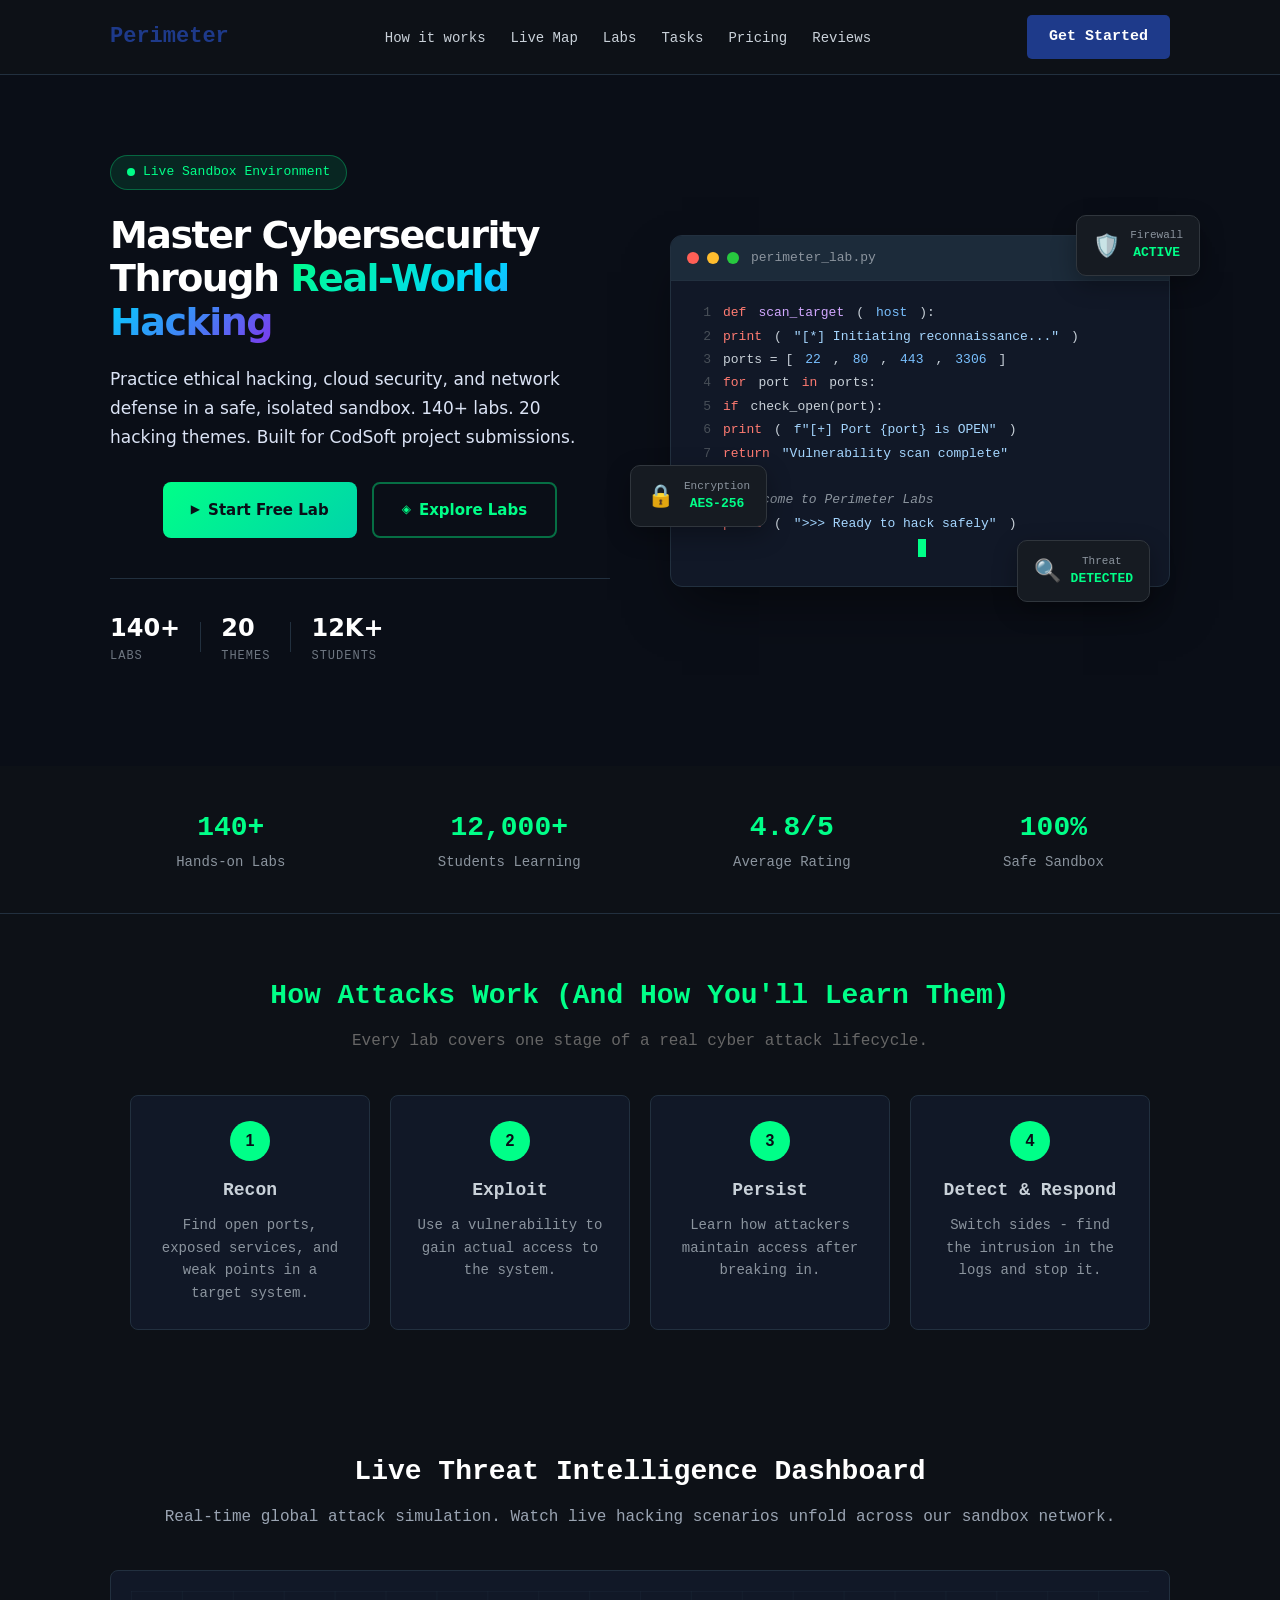
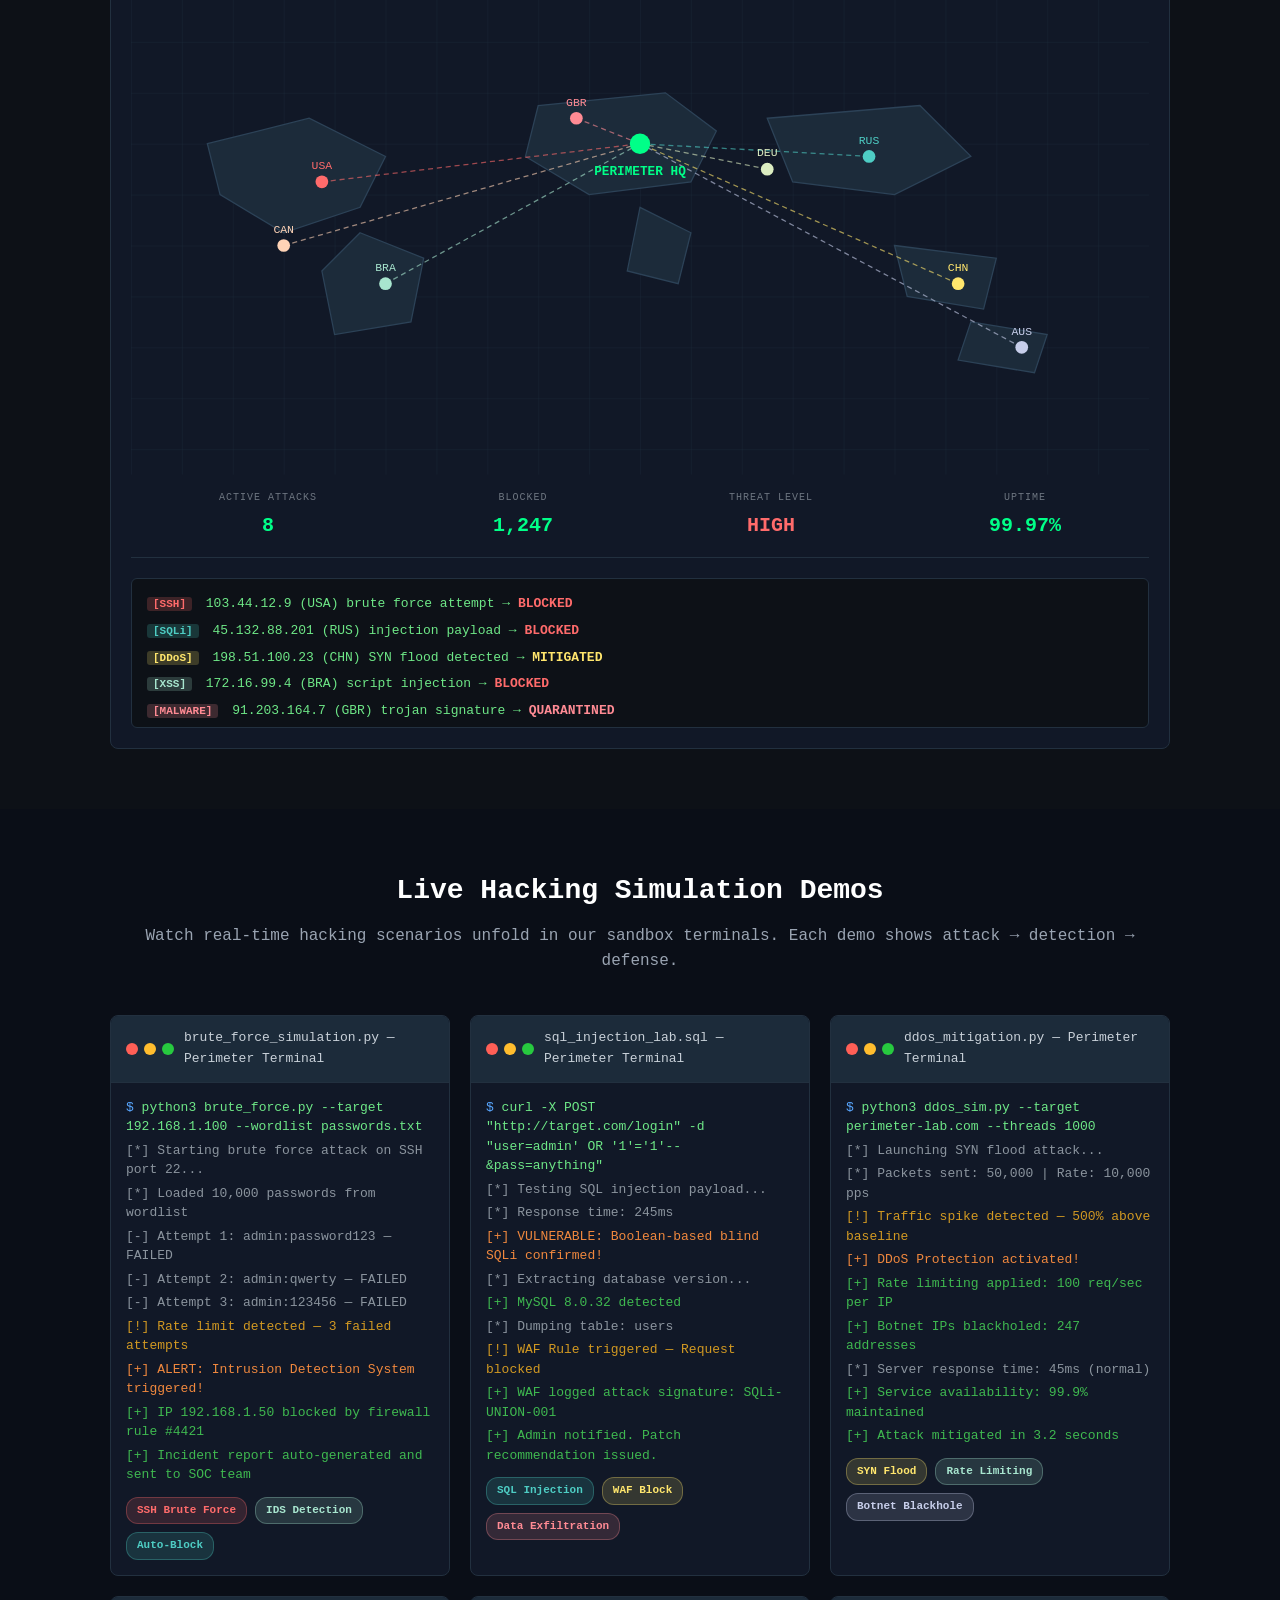
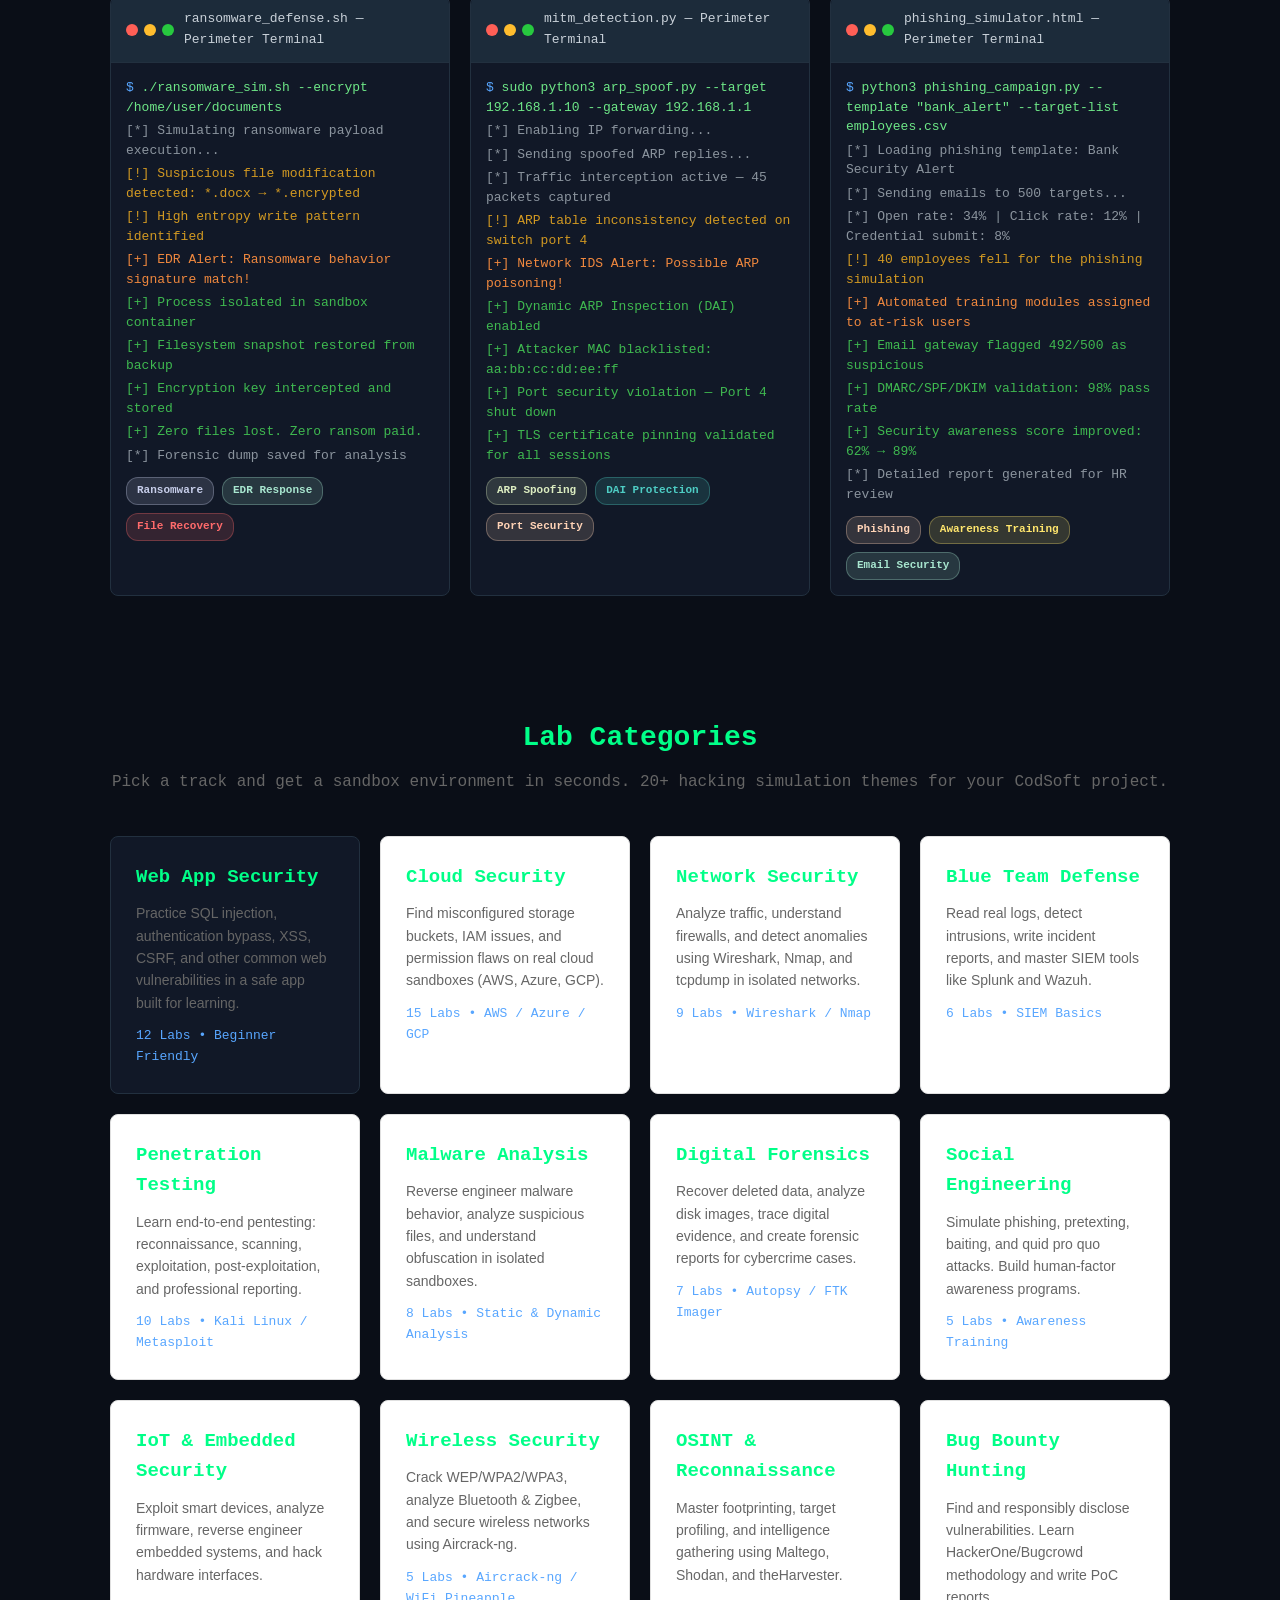
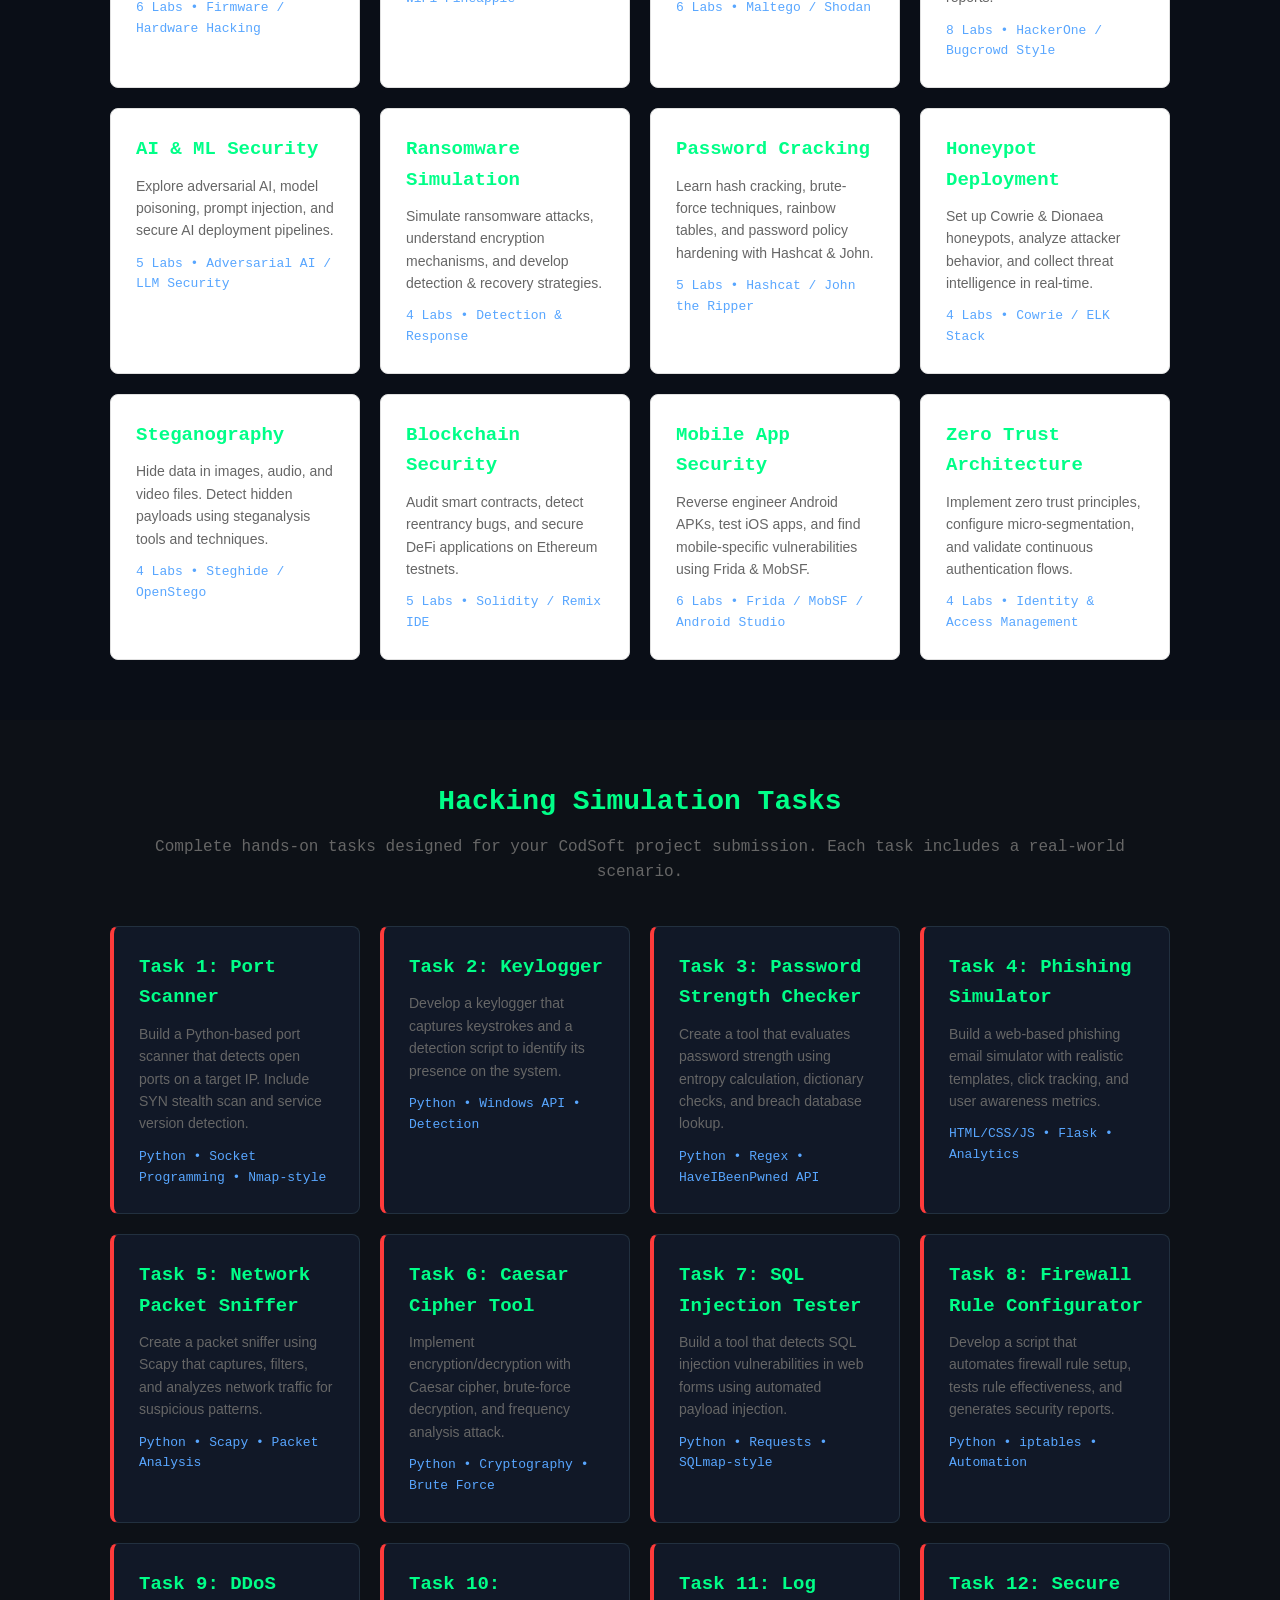
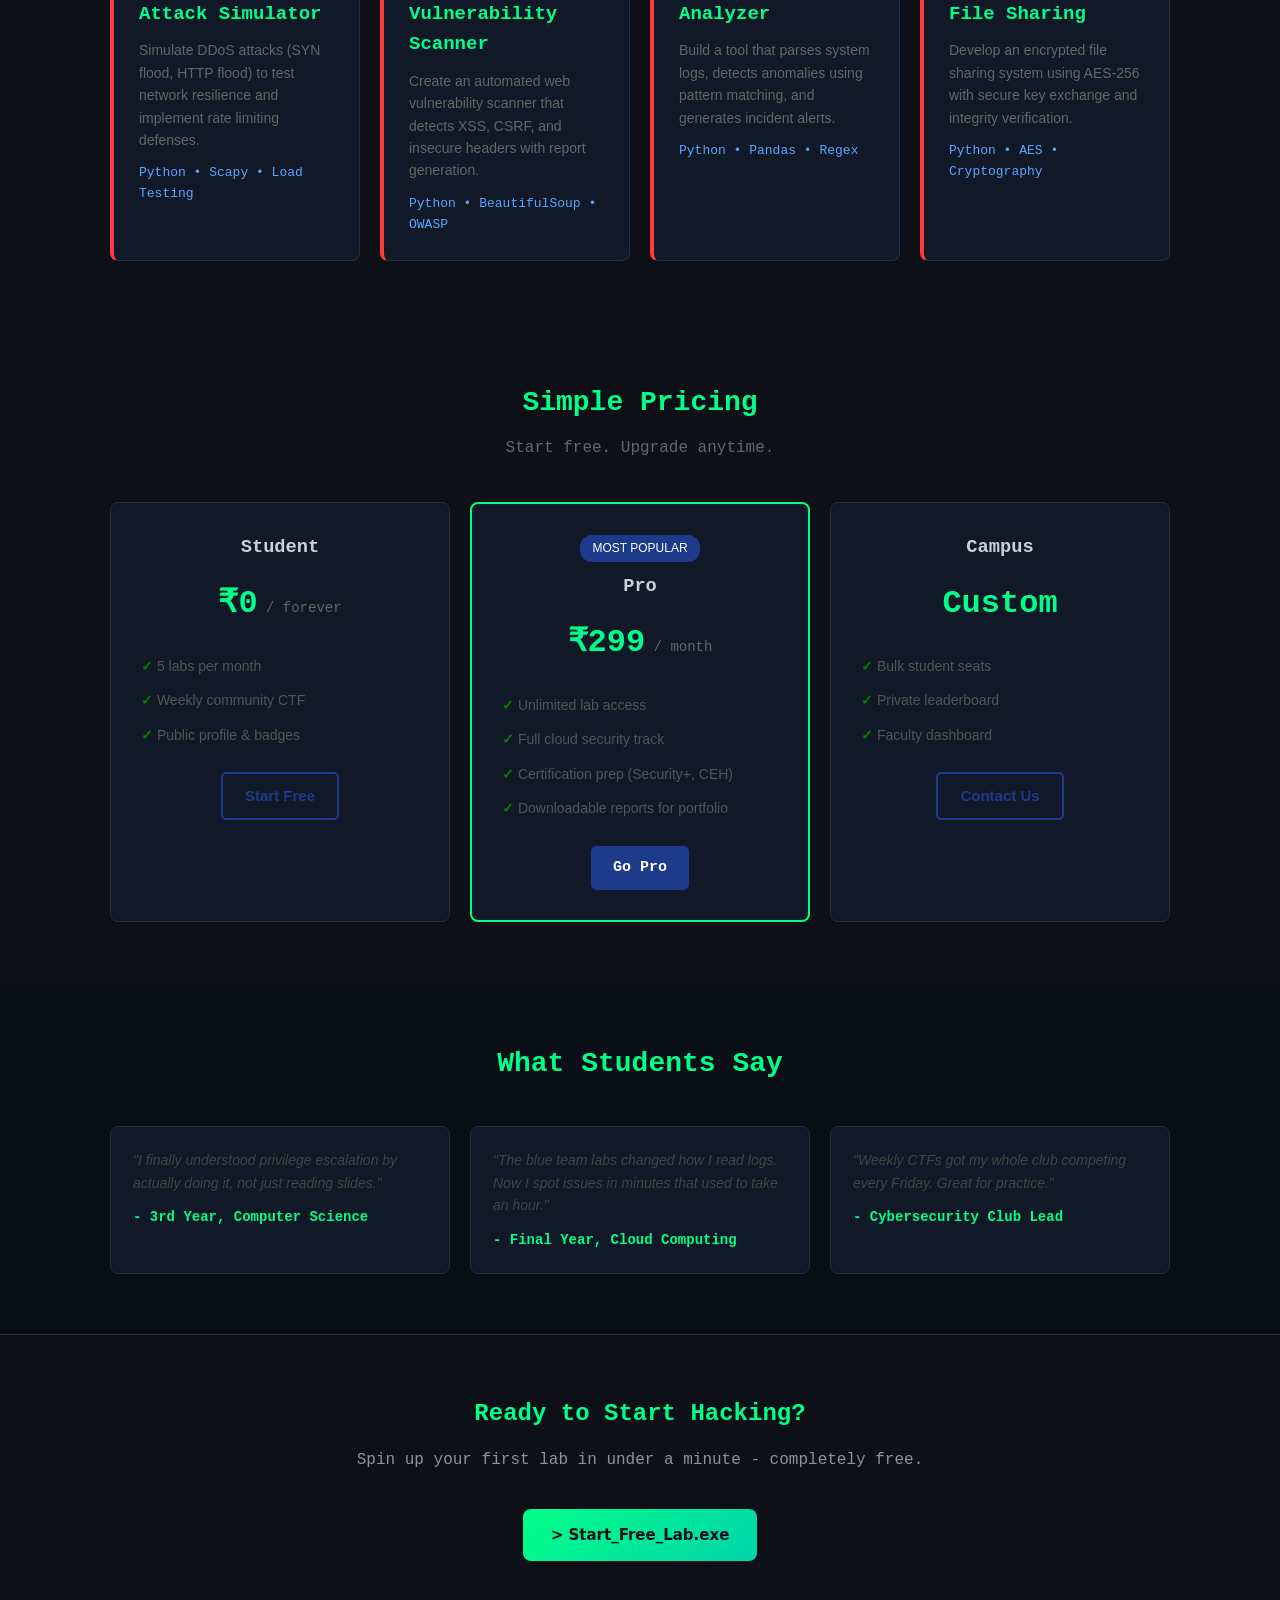
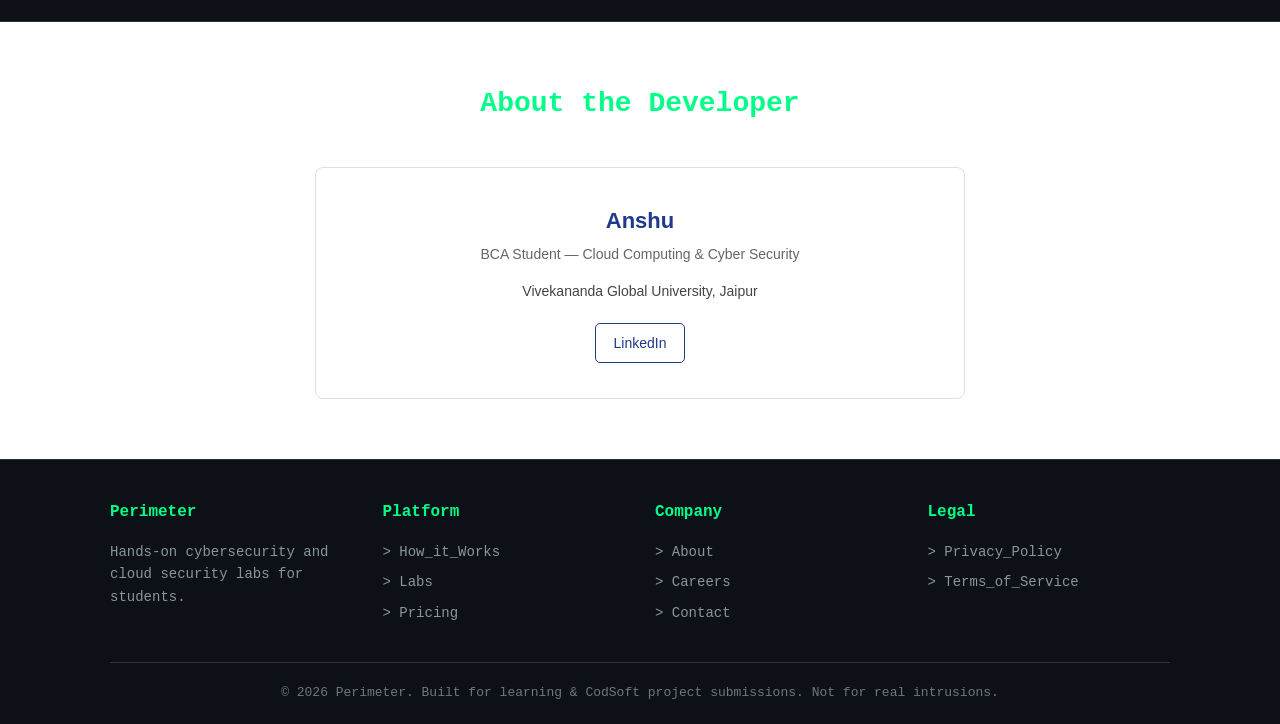
<file: Level-1-Task-2-LandingPage/index.html>
<!DOCTYPE html>
<html lang="en">
<head>
<meta charset="UTF-8">
<meta name="viewport" content="width=device-width, initial-scale=1.0">
<title>Perimeter - Cybersecurity Learning Platform</title>
<link rel="stylesheet" href="style.css">
</head>
<body>

<nav class="navbar">
  <div class="container nav-inner">
    <div class="logo">Perimeter</div>
    <ul class="nav-links">
      <li><a href="#steps">How it works</a></li>
      <li><a href="#hackmap">Live Map</a></li>
      <li><a href="#labs">Labs</a></li>
      <li><a href="#tasks">Tasks</a></li>
      <li><a href="#pricing">Pricing</a></li>
      <li><a href="#testimonials">Reviews</a></li>
    </ul>
    <a href="#pricing" class="btn btn-primary">Get Started</a>
  </div>
</nav>

<section class="hero">
  <div class="container">
    <div class="hero-content">
      <div class="hero-badge">
        <span class="badge-dot"></span>
        <span>Live Sandbox Environment</span>
      </div>
      <h1 class="hero-title-hack">Master Cybersecurity<br>Through <span class="gradient-text">Real-World Hacking</span></h1>
      <p class="hero-sub">Practice ethical hacking, cloud security, and network defense in a safe, isolated sandbox. 140+ labs. 20 hacking themes. Built for CodSoft project submissions.</p>
      <div class="hero-btns">
        <a href="#pricing" class="btn btn-hack">
          <span class="btn-icon">▶</span> Start Free Lab
        </a>
        <a href="#labs" class="btn btn-hack-outline">
          <span class="btn-icon">◈</span> Explore Labs
        </a>
      </div>
      <div class="hero-stats-mini">
        <div class="hstat">
          <span class="hstat-num">140+</span>
          <span class="hstat-label">Labs</span>
        </div>
        <div class="hstat-divider"></div>
        <div class="hstat">
          <span class="hstat-num">20</span>
          <span class="hstat-label">Themes</span>
        </div>
        <div class="hstat-divider"></div>
        <div class="hstat">
          <span class="hstat-num">12K+</span>
          <span class="hstat-label">Students</span>
        </div>
      </div>
    </div>
    <div class="hero-visual">
      <div class="code-window">
        <div class="code-header">
          <div class="code-dots">
            <span></span><span></span><span></span>
          </div>
          <span class="code-filename">perimeter_lab.py</span>
        </div>
        <div class="code-body">
          <div class="code-line"><span class="ln">1</span><span class="code-kw">def</span> <span class="code-func">scan_target</span>(<span class="code-param">host</span>):</div>
          <div class="code-line"><span class="ln">2</span>    <span class="code-kw">print</span>(<span class="code-str">"[*] Initiating reconnaissance..."</span>)</div>
          <div class="code-line"><span class="ln">3</span>    ports = [<span class="code-num">22</span>, <span class="code-num">80</span>, <span class="code-num">443</span>, <span class="code-num">3306</span>]</div>
          <div class="code-line"><span class="ln">4</span>    <span class="code-kw">for</span> port <span class="code-kw">in</span> ports:</div>
          <div class="code-line"><span class="ln">5</span>        <span class="code-kw">if</span> check_open(port):</div>
          <div class="code-line"><span class="ln">6</span>            <span class="code-kw">print</span>(<span class="code-str">f"[+] Port {port} is OPEN"</span>)</div>
          <div class="code-line"><span class="ln">7</span>    <span class="code-kw">return</span> <span class="code-str">"Vulnerability scan complete"</span></div>
          <div class="code-line"><span class="ln">8</span></div>
          <div class="code-line"><span class="ln">9</span><span class="code-comment"># Welcome to Perimeter Labs</span></div>
          <div class="code-line"><span class="ln">10</span><span class="code-kw">print</span>(<span class="code-str">">>> Ready to hack safely"</span>)</div>
          <div class="code-cursor"></div>
        </div>
      </div>
      <div class="floating-card card-1">
        <div class="fc-icon">🛡️</div>
        <div class="fc-text">Firewall<br><strong>ACTIVE</strong></div>
      </div>
      <div class="floating-card card-2">
        <div class="fc-icon">🔒</div>
        <div class="fc-text">Encryption<br><strong>AES-256</strong></div>
      </div>
      <div class="floating-card card-3">
        <div class="fc-icon">🔍</div>
        <div class="fc-text">Threat<br><strong>DETECTED</strong></div>
      </div>
    </div>
  </div>
</section>

<div class="stats" style="background: #0d1117; border-bottom: 1px solid #22303f;">
  <div class="container stats-row">
    <div>
      <h2 style="color: #00ff88; font-family: 'Courier New', monospace;">140+</h2>
      <p style="color: #8b949e; font-family: 'Courier New', monospace;">Hands-on Labs</p>
    </div>
    <div>
      <h2 style="color: #00ff88; font-family: 'Courier New', monospace;">12,000+</h2>
      <p style="color: #8b949e; font-family: 'Courier New', monospace;">Students Learning</p>
    </div>
    <div>
      <h2 style="color: #00ff88; font-family: 'Courier New', monospace;">4.8/5</h2>
      <p style="color: #8b949e; font-family: 'Courier New', monospace;">Average Rating</p>
    </div>
    <div>
      <h2 style="color: #00ff88; font-family: 'Courier New', monospace;">100%</h2>
      <p style="color: #8b949e; font-family: 'Courier New', monospace;">Safe Sandbox</p>
    </div>
  </div>
</div>

<section id="steps" style="background-color: #0d1117;">
  <div class="container">
    <div class="section-title">
      <h2>How Attacks Work (And How You'll Learn Them)</h2>
      <p>Every lab covers one stage of a real cyber attack lifecycle.</p>
    </div>
    <div class="steps">
      <div class="step-card" style="background: #111827; border-color: #22303f;">
        <div class="step-number" style="background-color: #00ff88; color: #0a0e17;">1</div>
        <h3 style="color: #c9d1d9; font-family: 'Courier New', monospace;">Recon</h3>
        <p style="color: #8b949e; font-family: 'Courier New', monospace;">Find open ports, exposed services, and weak points in a target system.</p>
      </div>
      <div class="step-card" style="background: #111827; border-color: #22303f;">
        <div class="step-number" style="background-color: #00ff88; color: #0a0e17;">2</div>
        <h3 style="color: #c9d1d9; font-family: 'Courier New', monospace;">Exploit</h3>
        <p style="color: #8b949e; font-family: 'Courier New', monospace;">Use a vulnerability to gain actual access to the system.</p>
      </div>
      <div class="step-card" style="background: #111827; border-color: #22303f;">
        <div class="step-number" style="background-color: #00ff88; color: #0a0e17;">3</div>
        <h3 style="color: #c9d1d9; font-family: 'Courier New', monospace;">Persist</h3>
        <p style="color: #8b949e; font-family: 'Courier New', monospace;">Learn how attackers maintain access after breaking in.</p>
      </div>
      <div class="step-card" style="background: #111827; border-color: #22303f;">
        <div class="step-number" style="background-color: #00ff88; color: #0a0e17;">4</div>
        <h3 style="color: #c9d1d9; font-family: 'Courier New', monospace;">Detect & Respond</h3>
        <p style="color: #8b949e; font-family: 'Courier New', monospace;">Switch sides - find the intrusion in the logs and stop it.</p>
      </div>
    </div>
  </div>
</section>

<section id="hackmap" class="hackmap-section">
  <div class="container">
    <div class="section-title">
      <h2>Live Threat Intelligence Dashboard</h2>
      <p>Real-time global attack simulation. Watch live hacking scenarios unfold across our sandbox network.</p>
    </div>
    <div class="map-box">
      <svg viewBox="0 0 800 380">
        <!-- Grid lines for cyber feel -->
        <defs>
          <pattern id="grid" width="40" height="40" patternUnits="userSpaceOnUse">
            <path d="M 40 0 L 0 0 0 40" fill="none" stroke="#1c2b3a" stroke-width="0.5"/>
          </pattern>
        </defs>
        <rect width="800" height="380" fill="url(#grid)"/>

        <!-- Continents with glow effect -->
        <path class="map-land" d="M60 120 L140 100 L200 130 L180 170 L120 190 L70 160 Z"/>
        <path class="map-land" d="M180 190 L230 210 L220 260 L160 270 L150 220 Z"/>
        <path class="map-land" d="M320 90 L420 80 L460 110 L440 150 L360 160 L310 130 Z"/>
        <path class="map-land" d="M400 170 L440 190 L430 230 L390 220 Z"/>
        <path class="map-land" d="M500 100 L620 90 L660 130 L600 160 L520 150 Z"/>
        <path class="map-land" d="M600 200 L680 210 L670 250 L610 240 Z"/>
        <path class="map-land" d="M660 260 L720 270 L710 300 L650 290 Z"/>

        <!-- Animated attack lines with different colors per attack type -->
        <line class="attack-line ssh" x1="150" y1="150" x2="400" y2="120"/>
        <line class="attack-line sql" x1="580" y1="130" x2="400" y2="120"/>
        <line class="attack-line ddos" x1="650" y1="230" x2="400" y2="120"/>
        <line class="attack-line xss" x1="200" y1="230" x2="400" y2="120"/>
        <line class="attack-line malware" x1="350" y1="100" x2="400" y2="120"/>
        <line class="attack-line ransomware" x1="700" y1="280" x2="400" y2="120"/>
        <line class="attack-line phishing" x1="120" y1="200" x2="400" y2="120"/>
        <line class="attack-line mitm" x1="500" y1="140" x2="400" y2="120"/>

        <!-- Attack dots with country labels -->
        <circle class="attack-dot ssh" cx="150" cy="150" r="5"/>
        <text x="150" y="140" fill="#ff6b6b" font-size="9" text-anchor="middle" font-family="monospace">USA</text>

        <circle class="attack-dot sql d2" cx="580" cy="130" r="5"/>
        <text x="580" y="120" fill="#4ecdc4" font-size="9" text-anchor="middle" font-family="monospace">RUS</text>

        <circle class="attack-dot ddos d3" cx="650" cy="230" r="5"/>
        <text x="650" y="220" fill="#ffe66d" font-size="9" text-anchor="middle" font-family="monospace">CHN</text>

        <circle class="attack-dot xss d4" cx="200" cy="230" r="5"/>
        <text x="200" y="220" fill="#a8e6cf" font-size="9" text-anchor="middle" font-family="monospace">BRA</text>

        <circle class="attack-dot malware d5" cx="350" cy="100" r="5"/>
        <text x="350" y="90" fill="#ff8b94" font-size="9" text-anchor="middle" font-family="monospace">GBR</text>

        <circle class="attack-dot ransomware" cx="700" cy="280" r="5"/>
        <text x="700" y="270" fill="#c7ceea" font-size="9" text-anchor="middle" font-family="monospace">AUS</text>

        <circle class="attack-dot phishing" cx="120" cy="200" r="5"/>
        <text x="120" y="190" fill="#ffd3b6" font-size="9" text-anchor="middle" font-family="monospace">CAN</text>

        <circle class="attack-dot mitm" cx="500" cy="140" r="5"/>
        <text x="500" y="130" fill="#dcedc1" font-size="9" text-anchor="middle" font-family="monospace">DEU</text>

        <!-- Target server (center) -->
        <circle class="attack-dot target" cx="400" cy="120" r="8"/>
        <text x="400" y="145" fill="#00ff88" font-size="10" text-anchor="middle" font-family="monospace" font-weight="bold">PERIMETER HQ</text>
      </svg>

      <!-- Live stats overlay -->
      <div class="map-stats">
        <div class="stat-item">
          <span class="stat-label">ACTIVE ATTACKS</span>
          <span class="stat-value" id="activeAttacks">8</span>
        </div>
        <div class="stat-item">
          <span class="stat-label">BLOCKED</span>
          <span class="stat-value green" id="blockedCount">1,247</span>
        </div>
        <div class="stat-item">
          <span class="stat-label">THREAT LEVEL</span>
          <span class="stat-value red" id="threatLevel">HIGH</span>
        </div>
        <div class="stat-item">
          <span class="stat-label">UPTIME</span>
          <span class="stat-value" id="uptime">99.97%</span>
        </div>
      </div>

      <div class="attack-feed">
        <p><span class="tag ssh">[SSH]</span> 103.44.12.9 (USA) brute force attempt → <span class="blocked">BLOCKED</span></p>
        <p><span class="tag sql">[SQLi]</span> 45.132.88.201 (RUS) injection payload → <span class="blocked">BLOCKED</span></p>
        <p><span class="tag ddos">[DDoS]</span> 198.51.100.23 (CHN) SYN flood detected → <span class="mitigated">MITIGATED</span></p>
        <p><span class="tag xss">[XSS]</span> 172.16.99.4 (BRA) script injection → <span class="blocked">BLOCKED</span></p>
        <p><span class="tag malware">[MALWARE]</span> 91.203.164.7 (GBR) trojan signature → <span class="quarantined">QUARANTINED</span></p>
        <p><span class="tag ransomware">[RANSOM]</span> 203.0.113.45 (AUS) encryption attempt → <span class="blocked">BLOCKED</span></p>
        <p><span class="tag phishing">[PHISH]</span> 198.51.100.77 (CAN) credential harvest → <span class="blocked">BLOCKED</span></p>
        <p><span class="tag mitm">[MITM]</span> 192.0.2.156 (DEU) ARP spoofing → <span class="detected">DETECTED</span></p>
      </div>
    </div>
  </div>
</section>

<section class="demo-section">
  <div class="container">
    <div class="section-title">
      <h2>Live Hacking Simulation Demos</h2>
      <p>Watch real-time hacking scenarios unfold in our sandbox terminals. Each demo shows attack → detection → defense.</p>
    </div>
    <div class="demo-grid">

      <!-- Demo 1: Brute Force Attack -->
      <div class="demo-card">
        <div class="demo-header">
          <div class="demo-dots">
            <div class="demo-dot red"></div>
            <div class="demo-dot yellow"></div>
            <div class="demo-dot green"></div>
          </div>
          <span class="demo-title">brute_force_simulation.py — Perimeter Terminal</span>
        </div>
        <div class="demo-body">
          <p><span class="cmd">$</span> python3 brute_force.py --target 192.168.1.100 --wordlist passwords.txt</p>
          <p><span class="output">[*] Starting brute force attack on SSH port 22...</span></p>
          <p><span class="output">[*] Loaded 10,000 passwords from wordlist</span></p>
          <p><span class="output">[-] Attempt 1: admin:password123 — FAILED</span></p>
          <p><span class="output">[-] Attempt 2: admin:qwerty — FAILED</span></p>
          <p><span class="output">[-] Attempt 3: admin:123456 — FAILED</span></p>
          <p><span class="warning">[!] Rate limit detected — 3 failed attempts</span></p>
          <p><span class="highlight">[+] ALERT: Intrusion Detection System triggered!</span></p>
          <p><span class="success">[+] IP 192.168.1.50 blocked by firewall rule #4421</span></p>
          <p><span class="success">[+] Incident report auto-generated and sent to SOC team</span></p>
          <div class="theme-badges">
            <span class="theme-badge red">SSH Brute Force</span>
            <span class="theme-badge green">IDS Detection</span>
            <span class="theme-badge cyan">Auto-Block</span>
          </div>
        </div>
      </div>

      <!-- Demo 2: SQL Injection -->
      <div class="demo-card">
        <div class="demo-header">
          <div class="demo-dots">
            <div class="demo-dot red"></div>
            <div class="demo-dot yellow"></div>
            <div class="demo-dot green"></div>
          </div>
          <span class="demo-title">sql_injection_lab.sql — Perimeter Terminal</span>
        </div>
        <div class="demo-body">
          <p><span class="cmd">$</span> curl -X POST "http://target.com/login" -d "user=admin' OR '1'='1'--&pass=anything"</p>
          <p><span class="output">[*] Testing SQL injection payload...</span></p>
          <p><span class="output">[*] Response time: 245ms</span></p>
          <p><span class="highlight">[+] VULNERABLE: Boolean-based blind SQLi confirmed!</span></p>
          <p><span class="output">[*] Extracting database version...</span></p>
          <p><span class="success">[+] MySQL 8.0.32 detected</span></p>
          <p><span class="output">[*] Dumping table: users</span></p>
          <p><span class="warning">[!] WAF Rule triggered — Request blocked</span></p>
          <p><span class="success">[+] WAF logged attack signature: SQLi-UNION-001</span></p>
          <p><span class="success">[+] Admin notified. Patch recommendation issued.</span></p>
          <div class="theme-badges">
            <span class="theme-badge cyan">SQL Injection</span>
            <span class="theme-badge yellow">WAF Block</span>
            <span class="theme-badge pink">Data Exfiltration</span>
          </div>
        </div>
      </div>

      <!-- Demo 3: DDoS Attack -->
      <div class="demo-card">
        <div class="demo-header">
          <div class="demo-dots">
            <div class="demo-dot red"></div>
            <div class="demo-dot yellow"></div>
            <div class="demo-dot green"></div>
          </div>
          <span class="demo-title">ddos_mitigation.py — Perimeter Terminal</span>
        </div>
        <div class="demo-body">
          <p><span class="cmd">$</span> python3 ddos_sim.py --target perimeter-lab.com --threads 1000</p>
          <p><span class="output">[*] Launching SYN flood attack...</span></p>
          <p><span class="output">[*] Packets sent: 50,000 | Rate: 10,000 pps</span></p>
          <p><span class="warning">[!] Traffic spike detected — 500% above baseline</span></p>
          <p><span class="highlight">[+] DDoS Protection activated!</span></p>
          <p><span class="success">[+] Rate limiting applied: 100 req/sec per IP</span></p>
          <p><span class="success">[+] Botnet IPs blackholed: 247 addresses</span></p>
          <p><span class="output">[*] Server response time: 45ms (normal)</span></p>
          <p><span class="success">[+] Service availability: 99.9% maintained</span></p>
          <p><span class="success">[+] Attack mitigated in 3.2 seconds</span></p>
          <div class="theme-badges">
            <span class="theme-badge yellow">SYN Flood</span>
            <span class="theme-badge green">Rate Limiting</span>
            <span class="theme-badge purple">Botnet Blackhole</span>
          </div>
        </div>
      </div>

      <!-- Demo 4: Ransomware Simulation -->
      <div class="demo-card">
        <div class="demo-header">
          <div class="demo-dots">
            <div class="demo-dot red"></div>
            <div class="demo-dot yellow"></div>
            <div class="demo-dot green"></div>
          </div>
          <span class="demo-title">ransomware_defense.sh — Perimeter Terminal</span>
        </div>
        <div class="demo-body">
          <p><span class="cmd">$</span> ./ransomware_sim.sh --encrypt /home/user/documents</p>
          <p><span class="output">[*] Simulating ransomware payload execution...</span></p>
          <p><span class="warning">[!] Suspicious file modification detected: *.docx → *.encrypted</span></p>
          <p><span class="warning">[!] High entropy write pattern identified</span></p>
          <p><span class="highlight">[+] EDR Alert: Ransomware behavior signature match!</span></p>
          <p><span class="success">[+] Process isolated in sandbox container</span></p>
          <p><span class="success">[+] Filesystem snapshot restored from backup</span></p>
          <p><span class="success">[+] Encryption key intercepted and stored</span></p>
          <p><span class="success">[+] Zero files lost. Zero ransom paid.</span></p>
          <p><span class="output">[*] Forensic dump saved for analysis</span></p>
          <div class="theme-badges">
            <span class="theme-badge purple">Ransomware</span>
            <span class="theme-badge green">EDR Response</span>
            <span class="theme-badge red">File Recovery</span>
          </div>
        </div>
      </div>

      <!-- Demo 5: Man-in-the-Middle -->
      <div class="demo-card">
        <div class="demo-header">
          <div class="demo-dots">
            <div class="demo-dot red"></div>
            <div class="demo-dot yellow"></div>
            <div class="demo-dot green"></div>
          </div>
          <span class="demo-title">mitm_detection.py — Perimeter Terminal</span>
        </div>
        <div class="demo-body">
          <p><span class="cmd">$</span> sudo python3 arp_spoof.py --target 192.168.1.10 --gateway 192.168.1.1</p>
          <p><span class="output">[*] Enabling IP forwarding...</span></p>
          <p><span class="output">[*] Sending spoofed ARP replies...</span></p>
          <p><span class="output">[*] Traffic interception active — 45 packets captured</span></p>
          <p><span class="warning">[!] ARP table inconsistency detected on switch port 4</span></p>
          <p><span class="highlight">[+] Network IDS Alert: Possible ARP poisoning!</span></p>
          <p><span class="success">[+] Dynamic ARP Inspection (DAI) enabled</span></p>
          <p><span class="success">[+] Attacker MAC blacklisted: aa:bb:cc:dd:ee:ff</span></p>
          <p><span class="success">[+] Port security violation — Port 4 shut down</span></p>
          <p><span class="success">[+] TLS certificate pinning validated for all sessions</span></p>
          <div class="theme-badges">
            <span class="theme-badge lime">ARP Spoofing</span>
            <span class="theme-badge cyan">DAI Protection</span>
            <span class="theme-badge orange">Port Security</span>
          </div>
        </div>
      </div>

      <!-- Demo 6: Phishing Simulation -->
      <div class="demo-card">
        <div class="demo-header">
          <div class="demo-dots">
            <div class="demo-dot red"></div>
            <div class="demo-dot yellow"></div>
            <div class="demo-dot green"></div>
          </div>
          <span class="demo-title">phishing_simulator.html — Perimeter Terminal</span>
        </div>
        <div class="demo-body">
          <p><span class="cmd">$</span> python3 phishing_campaign.py --template "bank_alert" --target-list employees.csv</p>
          <p><span class="output">[*] Loading phishing template: Bank Security Alert</span></p>
          <p><span class="output">[*] Sending emails to 500 targets...</span></p>
          <p><span class="output">[*] Open rate: 34% | Click rate: 12% | Credential submit: 8%</span></p>
          <p><span class="warning">[!] 40 employees fell for the phishing simulation</span></p>
          <p><span class="highlight">[+] Automated training modules assigned to at-risk users</span></p>
          <p><span class="success">[+] Email gateway flagged 492/500 as suspicious</span></p>
          <p><span class="success">[+] DMARC/SPF/DKIM validation: 98% pass rate</span></p>
          <p><span class="success">[+] Security awareness score improved: 62% → 89%</span></p>
          <p><span class="output">[*] Detailed report generated for HR review</span></p>
          <div class="theme-badges">
            <span class="theme-badge orange">Phishing</span>
            <span class="theme-badge yellow">Awareness Training</span>
            <span class="theme-badge green">Email Security</span>
          </div>
        </div>
      </div>

    </div>
  </div>
</section>

<section id="labs" style="background-color:#0a0e17;">
  <div class="container">
    <div class="section-title">
      <h2>Lab Categories</h2>
      <p>Pick a track and get a sandbox environment in seconds. 20+ hacking simulation themes for your CodSoft project.</p>
    </div>
    <div class="labs-grid">
      <div class="lab-card" style="background: #111827; border-color: #22303f;">
        <h3 style="color: #00ff88; font-family: 'Courier New', monospace;">Web App Security</h3>
        <p>Practice SQL injection, authentication bypass, XSS, CSRF, and other common web vulnerabilities in a safe app built for learning.</p>
        <div class="lab-meta" style="color: #58a6ff; font-family: 'Courier New', monospace;">12 Labs • Beginner Friendly</div>
      </div>
      <div class="lab-card">
        <h3 style="color: #00ff88; font-family: 'Courier New', monospace;">Cloud Security</h3>
        <p>Find misconfigured storage buckets, IAM issues, and permission flaws on real cloud sandboxes (AWS, Azure, GCP).</p>
        <div class="lab-meta" style="color: #58a6ff; font-family: 'Courier New', monospace;">15 Labs • AWS / Azure / GCP</div>
      </div>
      <div class="lab-card">
        <h3 style="color: #00ff88; font-family: 'Courier New', monospace;">Network Security</h3>
        <p>Analyze traffic, understand firewalls, and detect anomalies using Wireshark, Nmap, and tcpdump in isolated networks.</p>
        <div class="lab-meta" style="color: #58a6ff; font-family: 'Courier New', monospace;">9 Labs • Wireshark / Nmap</div>
      </div>
      <div class="lab-card">
        <h3 style="color: #00ff88; font-family: 'Courier New', monospace;">Blue Team Defense</h3>
        <p>Read real logs, detect intrusions, write incident reports, and master SIEM tools like Splunk and Wazuh.</p>
        <div class="lab-meta" style="color: #58a6ff; font-family: 'Courier New', monospace;">6 Labs • SIEM Basics</div>
      </div>
      <div class="lab-card">
        <h3 style="color: #00ff88; font-family: 'Courier New', monospace;">Penetration Testing</h3>
        <p>Learn end-to-end pentesting: reconnaissance, scanning, exploitation, post-exploitation, and professional reporting.</p>
        <div class="lab-meta" style="color: #58a6ff; font-family: 'Courier New', monospace;">10 Labs • Kali Linux / Metasploit</div>
      </div>
      <div class="lab-card">
        <h3 style="color: #00ff88; font-family: 'Courier New', monospace;">Malware Analysis</h3>
        <p>Reverse engineer malware behavior, analyze suspicious files, and understand obfuscation in isolated sandboxes.</p>
        <div class="lab-meta" style="color: #58a6ff; font-family: 'Courier New', monospace;">8 Labs • Static & Dynamic Analysis</div>
      </div>
      <div class="lab-card">
        <h3 style="color: #00ff88; font-family: 'Courier New', monospace;">Digital Forensics</h3>
        <p>Recover deleted data, analyze disk images, trace digital evidence, and create forensic reports for cybercrime cases.</p>
        <div class="lab-meta" style="color: #58a6ff; font-family: 'Courier New', monospace;">7 Labs • Autopsy / FTK Imager</div>
      </div>
      <div class="lab-card">
        <h3 style="color: #00ff88; font-family: 'Courier New', monospace;">Social Engineering</h3>
        <p>Simulate phishing, pretexting, baiting, and quid pro quo attacks. Build human-factor awareness programs.</p>
        <div class="lab-meta" style="color: #58a6ff; font-family: 'Courier New', monospace;">5 Labs • Awareness Training</div>
      </div>
      <div class="lab-card">
        <h3 style="color: #00ff88; font-family: 'Courier New', monospace;">IoT & Embedded Security</h3>
        <p>Exploit smart devices, analyze firmware, reverse engineer embedded systems, and hack hardware interfaces.</p>
        <div class="lab-meta" style="color: #58a6ff; font-family: 'Courier New', monospace;">6 Labs • Firmware / Hardware Hacking</div>
      </div>
      <div class="lab-card">
        <h3 style="color: #00ff88; font-family: 'Courier New', monospace;">Wireless Security</h3>
        <p>Crack WEP/WPA2/WPA3, analyze Bluetooth & Zigbee, and secure wireless networks using Aircrack-ng.</p>
        <div class="lab-meta" style="color: #58a6ff; font-family: 'Courier New', monospace;">5 Labs • Aircrack-ng / WiFi Pineapple</div>
      </div>
      <div class="lab-card">
        <h3 style="color: #00ff88; font-family: 'Courier New', monospace;">OSINT & Reconnaissance</h3>
        <p>Master footprinting, target profiling, and intelligence gathering using Maltego, Shodan, and theHarvester.</p>
        <div class="lab-meta" style="color: #58a6ff; font-family: 'Courier New', monospace;">6 Labs • Maltego / Shodan</div>
      </div>
      <div class="lab-card">
        <h3 style="color: #00ff88; font-family: 'Courier New', monospace;">Bug Bounty Hunting</h3>
        <p>Find and responsibly disclose vulnerabilities. Learn HackerOne/Bugcrowd methodology and write PoC reports.</p>
        <div class="lab-meta" style="color: #58a6ff; font-family: 'Courier New', monospace;">8 Labs • HackerOne / Bugcrowd Style</div>
      </div>
      <div class="lab-card">
        <h3 style="color: #00ff88; font-family: 'Courier New', monospace;">AI & ML Security</h3>
        <p>Explore adversarial AI, model poisoning, prompt injection, and secure AI deployment pipelines.</p>
        <div class="lab-meta" style="color: #58a6ff; font-family: 'Courier New', monospace;">5 Labs • Adversarial AI / LLM Security</div>
      </div>
      <div class="lab-card">
        <h3 style="color: #00ff88; font-family: 'Courier New', monospace;">Ransomware Simulation</h3>
        <p>Simulate ransomware attacks, understand encryption mechanisms, and develop detection & recovery strategies.</p>
        <div class="lab-meta" style="color: #58a6ff; font-family: 'Courier New', monospace;">4 Labs • Detection & Response</div>
      </div>
      <div class="lab-card">
        <h3 style="color: #00ff88; font-family: 'Courier New', monospace;">Password Cracking</h3>
        <p>Learn hash cracking, brute-force techniques, rainbow tables, and password policy hardening with Hashcat & John.</p>
        <div class="lab-meta" style="color: #58a6ff; font-family: 'Courier New', monospace;">5 Labs • Hashcat / John the Ripper</div>
      </div>
      <div class="lab-card">
        <h3 style="color: #00ff88; font-family: 'Courier New', monospace;">Honeypot Deployment</h3>
        <p>Set up Cowrie & Dionaea honeypots, analyze attacker behavior, and collect threat intelligence in real-time.</p>
        <div class="lab-meta" style="color: #58a6ff; font-family: 'Courier New', monospace;">4 Labs • Cowrie / ELK Stack</div>
      </div>
      <div class="lab-card">
        <h3 style="color: #00ff88; font-family: 'Courier New', monospace;">Steganography</h3>
        <p>Hide data in images, audio, and video files. Detect hidden payloads using steganalysis tools and techniques.</p>
        <div class="lab-meta" style="color: #58a6ff; font-family: 'Courier New', monospace;">4 Labs • Steghide / OpenStego</div>
      </div>
      <div class="lab-card">
        <h3 style="color: #00ff88; font-family: 'Courier New', monospace;">Blockchain Security</h3>
        <p>Audit smart contracts, detect reentrancy bugs, and secure DeFi applications on Ethereum testnets.</p>
        <div class="lab-meta" style="color: #58a6ff; font-family: 'Courier New', monospace;">5 Labs • Solidity / Remix IDE</div>
      </div>
      <div class="lab-card">
        <h3 style="color: #00ff88; font-family: 'Courier New', monospace;">Mobile App Security</h3>
        <p>Reverse engineer Android APKs, test iOS apps, and find mobile-specific vulnerabilities using Frida & MobSF.</p>
        <div class="lab-meta" style="color: #58a6ff; font-family: 'Courier New', monospace;">6 Labs • Frida / MobSF / Android Studio</div>
      </div>
      <div class="lab-card">
        <h3 style="color: #00ff88; font-family: 'Courier New', monospace;">Zero Trust Architecture</h3>
        <p>Implement zero trust principles, configure micro-segmentation, and validate continuous authentication flows.</p>
        <div class="lab-meta" style="color: #58a6ff; font-family: 'Courier New', monospace;">4 Labs • Identity & Access Management</div>
      </div>
    </div>
  </div>
</section>

<section id="tasks" style="background-color:#0d1117; padding: 60px 0;">
  <div class="container">
    <div class="section-title">
      <h2>Hacking Simulation Tasks</h2>
      <p>Complete hands-on tasks designed for your CodSoft project submission. Each task includes a real-world scenario.</p>
    </div>
    <div class="labs-grid">
      <div class="lab-card" style="background: #111827; border-color: #22303f; border-left: 4px solid #ff3b3b;">
        <h3 style="color: #00ff88; font-family: 'Courier New', monospace;">Task 1: Port Scanner</h3>
        <p>Build a Python-based port scanner that detects open ports on a target IP. Include SYN stealth scan and service version detection.</p>
        <div class="lab-meta" style="color: #58a6ff; font-family: 'Courier New', monospace;">Python • Socket Programming • Nmap-style</div>
      </div>
      <div class="lab-card" style="background: #111827; border-color: #22303f; border-left: 4px solid #ff3b3b;">
        <h3 style="color: #00ff88; font-family: 'Courier New', monospace;">Task 2: Keylogger</h3>
        <p>Develop a keylogger that captures keystrokes and a detection script to identify its presence on the system.</p>
        <div class="lab-meta" style="color: #58a6ff; font-family: 'Courier New', monospace;">Python • Windows API • Detection</div>
      </div>
      <div class="lab-card" style="background: #111827; border-color: #22303f; border-left: 4px solid #ff3b3b;">
        <h3 style="color: #00ff88; font-family: 'Courier New', monospace;">Task 3: Password Strength Checker</h3>
        <p>Create a tool that evaluates password strength using entropy calculation, dictionary checks, and breach database lookup.</p>
        <div class="lab-meta" style="color: #58a6ff; font-family: 'Courier New', monospace;">Python • Regex • HaveIBeenPwned API</div>
      </div>
      <div class="lab-card" style="background: #111827; border-color: #22303f; border-left: 4px solid #ff3b3b;">
        <h3 style="color: #00ff88; font-family: 'Courier New', monospace;">Task 4: Phishing Simulator</h3>
        <p>Build a web-based phishing email simulator with realistic templates, click tracking, and user awareness metrics.</p>
        <div class="lab-meta" style="color: #58a6ff; font-family: 'Courier New', monospace;">HTML/CSS/JS • Flask • Analytics</div>
      </div>
      <div class="lab-card" style="background: #111827; border-color: #22303f; border-left: 4px solid #ff3b3b;">
        <h3 style="color: #00ff88; font-family: 'Courier New', monospace;">Task 5: Network Packet Sniffer</h3>
        <p>Create a packet sniffer using Scapy that captures, filters, and analyzes network traffic for suspicious patterns.</p>
        <div class="lab-meta" style="color: #58a6ff; font-family: 'Courier New', monospace;">Python • Scapy • Packet Analysis</div>
      </div>
      <div class="lab-card" style="background: #111827; border-color: #22303f; border-left: 4px solid #ff3b3b;">
        <h3 style="color: #00ff88; font-family: 'Courier New', monospace;">Task 6: Caesar Cipher Tool</h3>
        <p>Implement encryption/decryption with Caesar cipher, brute-force decryption, and frequency analysis attack.</p>
        <div class="lab-meta" style="color: #58a6ff; font-family: 'Courier New', monospace;">Python • Cryptography • Brute Force</div>
      </div>
      <div class="lab-card" style="background: #111827; border-color: #22303f; border-left: 4px solid #ff3b3b;">
        <h3 style="color: #00ff88; font-family: 'Courier New', monospace;">Task 7: SQL Injection Tester</h3>
        <p>Build a tool that detects SQL injection vulnerabilities in web forms using automated payload injection.</p>
        <div class="lab-meta" style="color: #58a6ff; font-family: 'Courier New', monospace;">Python • Requests • SQLmap-style</div>
      </div>
      <div class="lab-card" style="background: #111827; border-color: #22303f; border-left: 4px solid #ff3b3b;">
        <h3 style="color: #00ff88; font-family: 'Courier New', monospace;">Task 8: Firewall Rule Configurator</h3>
        <p>Develop a script that automates firewall rule setup, tests rule effectiveness, and generates security reports.</p>
        <div class="lab-meta" style="color: #58a6ff; font-family: 'Courier New', monospace;">Python • iptables • Automation</div>
      </div>
      <div class="lab-card" style="background: #111827; border-color: #22303f; border-left: 4px solid #ff3b3b;">
        <h3 style="color: #00ff88; font-family: 'Courier New', monospace;">Task 9: DDoS Attack Simulator</h3>
        <p>Simulate DDoS attacks (SYN flood, HTTP flood) to test network resilience and implement rate limiting defenses.</p>
        <div class="lab-meta" style="color: #58a6ff; font-family: 'Courier New', monospace;">Python • Scapy • Load Testing</div>
      </div>
      <div class="lab-card" style="background: #111827; border-color: #22303f; border-left: 4px solid #ff3b3b;">
        <h3 style="color: #00ff88; font-family: 'Courier New', monospace;">Task 10: Vulnerability Scanner</h3>
        <p>Create an automated web vulnerability scanner that detects XSS, CSRF, and insecure headers with report generation.</p>
        <div class="lab-meta" style="color: #58a6ff; font-family: 'Courier New', monospace;">Python • BeautifulSoup • OWASP</div>
      </div>
      <div class="lab-card" style="background: #111827; border-color: #22303f; border-left: 4px solid #ff3b3b;">
        <h3 style="color: #00ff88; font-family: 'Courier New', monospace;">Task 11: Log Analyzer</h3>
        <p>Build a tool that parses system logs, detects anomalies using pattern matching, and generates incident alerts.</p>
        <div class="lab-meta" style="color: #58a6ff; font-family: 'Courier New', monospace;">Python • Pandas • Regex</div>
      </div>
      <div class="lab-card" style="background: #111827; border-color: #22303f; border-left: 4px solid #ff3b3b;">
        <h3 style="color: #00ff88; font-family: 'Courier New', monospace;">Task 12: Secure File Sharing</h3>
        <p>Develop an encrypted file sharing system using AES-256 with secure key exchange and integrity verification.</p>
        <div class="lab-meta" style="color: #58a6ff; font-family: 'Courier New', monospace;">Python • AES • Cryptography</div>
      </div>
    </div>
  </div>
</section>

<section id="pricing" style="background-color: #0d1117;">
  <div class="container">
    <div class="section-title">
      <h2>Simple Pricing</h2>
      <p>Start free. Upgrade anytime.</p>
    </div>
    <div class="pricing-grid">
      <div class="price-card" style="background: #111827; border-color: #22303f;">
        <h3 style="color: #c9d1d9; font-family: 'Courier New', monospace;">Student</h3>
        <div class="price" style="color: #00ff88; font-family: 'Courier New', monospace;">₹0<span> / forever</span></div>
        <ul>
          <li>5 labs per month</li>
          <li>Weekly community CTF</li>
          <li>Public profile & badges</li>
        </ul>
        <a href="#" class="btn btn-outline" style="border-color:#1e3a8a;color:#1e3a8a;">Start Free</a>
      </div>
      <div class="price-card popular" style="background: #111827; border-color: #00ff88;">
        <span class="popular-tag">MOST POPULAR</span>
        <h3 style="color: #c9d1d9; font-family: 'Courier New', monospace;">Pro</h3>
        <div class="price" style="color: #00ff88; font-family: 'Courier New', monospace;">₹299<span> / month</span></div>
        <ul>
          <li>Unlimited lab access</li>
          <li>Full cloud security track</li>
          <li>Certification prep (Security+, CEH)</li>
          <li>Downloadable reports for portfolio</li>
        </ul>
        <a href="#" class="btn btn-primary">Go Pro</a>
      </div>
      <div class="price-card" style="background: #111827; border-color: #22303f;">
        <h3 style="color: #c9d1d9; font-family: 'Courier New', monospace;">Campus</h3>
        <div class="price" style="color: #00ff88; font-family: 'Courier New', monospace;">Custom</div>
        <ul>
          <li>Bulk student seats</li>
          <li>Private leaderboard</li>
          <li>Faculty dashboard</li>
        </ul>
        <a href="#" class="btn btn-outline" style="border-color:#1e3a8a;color:#1e3a8a;">Contact Us</a>
      </div>
    </div>
  </div>
</section>

<section id="testimonials" style="background-color:#0a0e17;">
  <div class="container">
    <div class="section-title">
      <h2>What Students Say</h2>
    </div>
    <div class="testi-grid">
      <div class="testi-card" style="background: #111827; border-color: #22303f;">
        <p>"I finally understood privilege escalation by actually doing it, not just reading slides."</p>
        <div class="testi-name" style="color: #00ff88; font-family: 'Courier New', monospace;">- 3rd Year, Computer Science</div>
      </div>
      <div class="testi-card" style="background: #111827; border-color: #22303f;">
        <p>"The blue team labs changed how I read logs. Now I spot issues in minutes that used to take an hour."</p>
        <div class="testi-name" style="color: #00ff88; font-family: 'Courier New', monospace;">- Final Year, Cloud Computing</div>
      </div>
      <div class="testi-card" style="background: #111827; border-color: #22303f;">
        <p>"Weekly CTFs got my whole club competing every Friday. Great for practice."</p>
        <div class="testi-name" style="color: #00ff88; font-family: 'Courier New', monospace;">- Cybersecurity Club Lead</div>
      </div>
    </div>
  </div>
</section>

<section class="cta-section" style="background-color: #0d1117; border-top: 1px solid #22303f; border-bottom: 1px solid #22303f;">
  <div class="container">
    <h2 style="color: #00ff88; font-family: 'Courier New', monospace;">Ready to Start Hacking?</h2>
    <p style="color: #8b949e; font-family: 'Courier New', monospace;">Spin up your first lab in under a minute - completely free.</p>
    <a href="#pricing" class="btn btn-hack" style="margin-top: 10px;">> Start_Free_Lab.exe</a>
  </div>
</section>

<section class="dev-section">
  <div class="container">
    <div class="section-title">
      <h2>About the Developer</h2>
    </div>
    <div class="dev-card">
      <h3>Anshu</h3>
      <p class="dev-role">BCA Student — Cloud Computing &amp; Cyber Security</p>
      <p class="dev-college">Vivekananda Global University, Jaipur</p>
      <div class="dev-links">
        
        <a href="#" target="_blank">LinkedIn</a>
      </div>
    </div>
  </div>
</section>

<footer style="background-color: #0d1117; border-top: 1px solid #22303f;">
  <div class="container">
    <div class="footer-grid">
      <div class="footer-col">
        <h4 style="color: #00ff88; font-family: 'Courier New', monospace;">Perimeter</h4>
        <p style="font-size:14px; color: #8b949e; font-family: 'Courier New', monospace;">Hands-on cybersecurity and cloud security labs for students.</p>
      </div>
      <div class="footer-col">
        <h4 style="color: #00ff88; font-family: 'Courier New', monospace;">Platform</h4>
        <a href="#steps" style="color: #8b949e; font-family: 'Courier New', monospace;">> How_it_Works</a>
        <a href="#labs" style="color: #8b949e; font-family: 'Courier New', monospace;">> Labs</a>
        <a href="#pricing" style="color: #8b949e; font-family: 'Courier New', monospace;">> Pricing</a>
      </div>
      <div class="footer-col">
        <h4 style="color: #00ff88; font-family: 'Courier New', monospace;">Company</h4>
        <a href="#" style="color: #8b949e; font-family: 'Courier New', monospace;">> About</a>
        <a href="#" style="color: #8b949e; font-family: 'Courier New', monospace;">> Careers</a>
        <a href="#" style="color: #8b949e; font-family: 'Courier New', monospace;">> Contact</a>
      </div>
      <div class="footer-col">
        <h4 style="color: #00ff88; font-family: 'Courier New', monospace;">Legal</h4>
        <a href="#" style="color: #8b949e; font-family: 'Courier New', monospace;">> Privacy_Policy</a>
        <a href="#" style="color: #8b949e; font-family: 'Courier New', monospace;">> Terms_of_Service</a>
      </div>
    </div>
    <div class="footer-bottom">
      <p style="color: #6e7681; font-family: 'Courier New', monospace;">&copy; 2026 Perimeter. Built for learning & CodSoft project submissions. Not for real intrusions.</p>
    </div>
  </div>
</footer>

</body>
</html>
</file>
<file: Level-1-Task-2-LandingPage/style.css>
* {
  margin: 0;
  padding: 0;
  box-sizing: border-box;
}

body {
  font-family: Arial, Helvetica, sans-serif;
  background-color: #0a0e17;
  color: #c9d1d9;
  line-height: 1.6;
}

h1, h2, h3 {
  font-family: Arial, Helvetica, sans-serif;
}

a {
  text-decoration: none;
  color: inherit;
}

.container {
  max-width: 1100px;
  margin: 0 auto;
  padding: 0 20px;
}

/* navbar */
.navbar {
  background-color: #0d1117;
  border-bottom: 1px solid #22303f;
  position: sticky;
  top: 0;
  z-index: 100;
}

.logo {
  font-size: 22px;
  font-weight: 700;
  color: #00ff88;
  font-family: 'Courier New', monospace;
}

.nav-links a {
  font-weight: 500;
  color: #c9d1d9;
  font-family: 'Courier New', monospace;
  font-size: 14px;
}

.nav-links a:hover {
  color: #00ff88;
}

.btn-primary {
  background-color: #00ff88;
  color: #0a0e17;
  font-family: 'Courier New', monospace;
  font-weight: 700;
  border: 2px solid #00ff88;
}

.btn-primary:hover {
  background-color: transparent;
  color: #00ff88;
  box-shadow: 0 0 15px rgba(0, 255, 136, 0.3);
}

.nav-inner {
  display: flex;
  justify-content: space-between;
  align-items: center;
  padding: 15px 20px;
}

.logo {
  font-size: 22px;
  font-weight: 700;
  color: #1e3a8a;
}

.nav-links {
  display: flex;
  gap: 25px;
  list-style: none;
}

.nav-links a {
  font-weight: 500;
  color: #c9d1d9;
}

.nav-links a:hover {
  color: #1e3a8a;
}

.btn {
  display: inline-block;
  padding: 10px 22px;
  border-radius: 5px;
  font-weight: 600;
  cursor: pointer;
  border: none;
  font-size: 15px;
}

.btn-primary {
  background-color: #1e3a8a;
  color: white;
}

.btn-primary:hover {
  background-color: #16296b;
}

.btn-outline {
  border: 2px solid #1e3a8a;
  color: #1e3a8a;
  background: transparent;
}

.btn-outline:hover {
  background-color: #1e3a8a;
  color: white;
}

/* hero */
.hero {
  background-color: #1e3a8a;
  color: white;
  padding: 70px 0;
  text-align: center;
}

.hero h1 {
  font-size: 38px;
  margin-bottom: 20px;
}

.hero p {
  font-size: 17px;
  max-width: 600px;
  margin: 0 auto 30px;
  color: #dbe3f5;
}

.hero-btns {
  display: flex;
  gap: 15px;
  justify-content: center;
  flex-wrap: wrap;
}

.hero .btn-outline {
  border: 2px solid white;
  color: white;
}

.hero .btn-outline:hover {
  background-color: white;
  color: #1e3a8a;
}

/* stats */
.stats {
  background: white;
  padding: 40px 0;
  border-bottom: 1px solid #e0e0e0;
}

.stats-row {
  display: flex;
  justify-content: space-around;
  flex-wrap: wrap;
  text-align: center;
  gap: 20px;
}

.stats-row div h2 {
  color: #1e3a8a;
  font-size: 28px;
}

.stats-row div p {
  color: #666;
  font-size: 14px;
}

/* section common */
section {
  padding: 60px 0;
}

.section-title {
  text-align: center;
  margin-bottom: 40px;
}

.section-title h2 {
  font-size: 28px;
  margin-bottom: 10px;
  color: #00ff88;
  font-family: 'Courier New', monospace;
}

.section-title p {
  color: #8b949e;
  font-family: 'Courier New', monospace;
}

.section-title p {
  color: #666;
}

/* kill chain steps */
.steps {
  display: flex;
  gap: 20px;
  flex-wrap: wrap;
  justify-content: center;
}

.step-card {
  background: white;
  border: 1px solid #e0e0e0;
  border-radius: 8px;
  padding: 25px;
  width: 240px;
  text-align: center;
}

.step-number {
  width: 40px;
  height: 40px;
  background-color: #1e3a8a;
  color: white;
  border-radius: 50%;
  display: flex;
  align-items: center;
  justify-content: center;
  font-weight: 700;
  margin: 0 auto 15px;
}

.step-card h3 {
  margin-bottom: 10px;
  font-size: 18px;
}

.step-card p {
  font-size: 14px;
  color: #666;
}

/* labs */
.labs-grid {
  display: grid;
  grid-template-columns: repeat(auto-fit, minmax(240px, 1fr));
  gap: 20px;
}

.lab-card {
  background: white;
  border: 1px solid #e0e0e0;
  border-radius: 8px;
  padding: 25px;
}

.lab-card h3 {
  color: #1e3a8a;
  margin-bottom: 10px;
  font-size: 19px;
}

.lab-card p {
  font-size: 14px;
  color: #666;
  margin-bottom: 12px;
}

.lab-meta {
  font-size: 13px;
  color: #1e3a8a;
  font-weight: 500;
}

/* pricing */
.pricing-grid {
  display: grid;
  grid-template-columns: repeat(auto-fit, minmax(250px, 1fr));
  gap: 20px;
}

.price-card {
  background: white;
  border: 1px solid #e0e0e0;
  border-radius: 8px;
  padding: 30px;
  text-align: center;
}

.price-card.popular {
  border: 2px solid #1e3a8a;
  position: relative;
}

.popular-tag {
  background-color: #1e3a8a;
  color: white;
  font-size: 12px;
  padding: 4px 12px;
  border-radius: 12px;
  display: inline-block;
  margin-bottom: 10px;
}

.price {
  font-size: 32px;
  font-weight: 700;
  color: #1e3a8a;
  margin: 15px 0;
}

.price span {
  font-size: 14px;
  color: #666;
  font-weight: 400;
}

.price-card ul {
  list-style: none;
  margin: 20px 0;
  text-align: left;
}

.price-card ul li {
  padding: 6px 0;
  font-size: 14px;
  color: #555;
}

.price-card ul li:before {
  content: "✓ ";
  color: green;
  font-weight: 700;
}

/* testimonials */
.testi-grid {
  display: grid;
  grid-template-columns: repeat(auto-fit, minmax(250px, 1fr));
  gap: 20px;
}

.testi-card {
  background: white;
  border: 1px solid #e0e0e0;
  border-radius: 8px;
  padding: 22px;
}

.testi-card p {
  font-size: 14px;
  color: #444;
  margin-bottom: 12px;
  font-style: italic;
}

.testi-name {
  font-weight: 600;
  font-size: 14px;
  color: #1e3a8a;
}

/* hacking map */
.hackmap-section {
  background-color: #0d1117;
  padding: 60px 0;
}

.hackmap-section .section-title h2,
.hackmap-section .section-title p {
  color: white;
}

.hackmap-section .section-title p {
  color: #9aa4b2;
}

.map-box {
  background-color: #111827;
  border: 1px solid #22303f;
  border-radius: 8px;
  padding: 20px;
  position: relative;
  overflow: hidden;
}

.map-box svg {
  width: 100%;
  height: auto;
  display: block;
}

.map-land {
  fill: #1c2b3a;
  stroke: #2c4257;
  stroke-width: 1;
}

.attack-dot {
  fill: #ff3b3b;
  animation: blink 1.6s infinite;
}

.attack-dot.d2 { animation-delay: 0.4s; }
.attack-dot.d3 { animation-delay: 0.8s; }
.attack-dot.d4 { animation-delay: 1.2s; }
.attack-dot.d5 { animation-delay: 0.2s; }

.attack-line {
  stroke: #ff3b3b;
  stroke-width: 1;
  stroke-dasharray: 4 3;
  opacity: 0.6;
}

@keyframes blink {
  0%, 100% { opacity: 1; r: 5; }
  50% { opacity: 0.3; r: 8; }
}

.attack-feed {
  margin-top: 20px;
  background-color: #0d1117;
  border: 1px solid #22303f;
  border-radius: 6px;
  padding: 15px;
  font-family: 'Courier New', monospace;
  font-size: 13px;
  color: #6ee787;
  max-height: 150px;
  overflow: hidden;
}

.attack-feed p {
  margin-bottom: 6px;
  color: #6ee787;
}

.attack-feed p span {
  color: #ff6b6b;
}

/* developer details */
.dev-section {
  background-color: white;
  padding: 60px 0;
}

.dev-card {
  max-width: 650px;
  margin: 0 auto;
  border: 1px solid #e0e0e0;
  border-radius: 8px;
  padding: 35px;
  text-align: center;
}

.dev-card h3 {
  font-size: 22px;
  color: #1e3a8a;
  margin-bottom: 5px;
}

.dev-card .dev-role {
  color: #666;
  font-size: 14px;
  margin-bottom: 15px;
}

.dev-card .dev-college {
  font-size: 14px;
  color: #444;
  margin-bottom: 20px;
}

.dev-links {
  display: flex;
  gap: 15px;
  justify-content: center;
  flex-wrap: wrap;
}

.dev-links a {
  padding: 8px 18px;
  border: 1px solid #1e3a8a;
  border-radius: 5px;
  color: #1e3a8a;
  font-size: 14px;
  font-weight: 500;
}

.dev-links a:hover {
  background-color: #1e3a8a;
  color: white;
}

/* cta */
.cta-section {
  background-color: #1e3a8a;
  color: white;
  text-align: center;
  padding: 60px 0;
}

.cta-section h2 {
  margin-bottom: 15px;
}

.cta-section p {
  color: #dbe3f5;
  margin-bottom: 25px;
}

/* footer */
footer {
  background-color: #1a1a2e;
  color: #ccc;
  padding: 40px 0 20px;
}

.footer-grid {
  display: grid;
  grid-template-columns: repeat(auto-fit, minmax(180px, 1fr));
  gap: 30px;
  margin-bottom: 30px;
}

.footer-col h4 {
  color: white;
  margin-bottom: 15px;
  font-size: 16px;
}

.footer-col a {
  display: block;
  margin-bottom: 8px;
  font-size: 14px;
  color: #ccc;
}

.footer-col a:hover {
  color: white;
}

.footer-bottom {
  text-align: center;
  border-top: 1px solid #333;
  padding-top: 20px;
  font-size: 13px;
  color: #999;
}

/* Unique Hero Section */
.hero {
  background-color: #0a0e17;
  color: #c9d1d9;
  padding: 80px 0 100px;
  position: relative;
  overflow: hidden;
}

.hero .container {
  display: flex;
  align-items: center;
  justify-content: space-between;
  gap: 60px;
}

.hero-content {
  flex: 1;
  text-align: left;
  max-width: 550px;
}

.hero-badge {
  display: inline-flex;
  align-items: center;
  gap: 8px;
  background: rgba(0, 255, 136, 0.1);
  border: 1px solid rgba(0, 255, 136, 0.3);
  padding: 6px 16px;
  border-radius: 20px;
  font-size: 13px;
  color: #00ff88;
  font-family: 'Courier New', monospace;
  margin-bottom: 24px;
}

.badge-dot {
  width: 8px;
  height: 8px;
  background: #00ff88;
  border-radius: 50%;
  animation: pulse-dot 2s infinite;
}

@keyframes pulse-dot {
  0%, 100% { opacity: 1; transform: scale(1); }
  50% { opacity: 0.5; transform: scale(1.2); }
}

.hero-title-hack {
  font-size: 44px;
  line-height: 1.15;
  margin-bottom: 20px;
  color: #ffffff;
  font-family: 'Segoe UI', system-ui, sans-serif;
  font-weight: 800;
  letter-spacing: -1.5px;
}

.gradient-text {
  background: linear-gradient(135deg, #00ff88 0%, #00d4ff 50%, #7c3aed 100%);
  -webkit-background-clip: text;
  -webkit-text-fill-color: transparent;
  background-clip: text;
}

.hero-sub {
  font-size: 16px;
  line-height: 1.7;
  margin-bottom: 32px;
  color: #8b949e;
  font-family: 'Segoe UI', system-ui, sans-serif;
}

.btn-hack {
  background: linear-gradient(135deg, #00ff88 0%, #00d4aa 100%);
  color: #0a0e17;
  font-family: 'Segoe UI', system-ui, sans-serif;
  font-weight: 700;
  border: none;
  padding: 14px 28px;
  border-radius: 8px;
  transition: all 0.3s ease;
  display: inline-flex;
  align-items: center;
  gap: 8px;
}

.btn-hack:hover {
  transform: translateY(-2px);
  box-shadow: 0 10px 30px rgba(0, 255, 136, 0.3);
}

.btn-hack-outline {
  border: 2px solid rgba(0, 255, 136, 0.4);
  color: #00ff88;
  background: transparent;
  font-family: 'Segoe UI', system-ui, sans-serif;
  font-weight: 700;
  padding: 14px 28px;
  border-radius: 8px;
  transition: all 0.3s ease;
  display: inline-flex;
  align-items: center;
  gap: 8px;
}

.btn-hack-outline:hover {
  background: rgba(0, 255, 136, 0.1);
  border-color: #00ff88;
}

.btn-icon {
  font-size: 12px;
}

.hero-stats-mini {
  display: flex;
  align-items: center;
  gap: 20px;
  margin-top: 40px;
  padding-top: 30px;
  border-top: 1px solid #22303f;
}

.hstat {
  display: flex;
  flex-direction: column;
}

.hstat-num {
  font-size: 24px;
  font-weight: 800;
  color: #ffffff;
  font-family: 'Segoe UI', system-ui, sans-serif;
}

.hstat-label {
  font-size: 12px;
  color: #6e7681;
  text-transform: uppercase;
  letter-spacing: 1px;
  font-family: 'Courier New', monospace;
}

.hstat-divider {
  width: 1px;
  height: 30px;
  background: #22303f;
}

/* Hero Visual - Code Window */
.hero-visual {
  flex: 1;
  position: relative;
  max-width: 500px;
}

.code-window {
  background: #111827;
  border: 1px solid #22303f;
  border-radius: 12px;
  overflow: hidden;
  box-shadow: 0 25px 50px -12px rgba(0, 0, 0, 0.5);
}

.code-header {
  background: #1c2b3a;
  padding: 12px 16px;
  display: flex;
  align-items: center;
  gap: 12px;
  border-bottom: 1px solid #22303f;
}

.code-dots {
  display: flex;
  gap: 8px;
}

.code-dots span {
  width: 12px;
  height: 12px;
  border-radius: 50%;
}

.code-dots span:nth-child(1) { background: #ff5f56; }
.code-dots span:nth-child(2) { background: #ffbd2e; }
.code-dots span:nth-child(3) { background: #27c93f; }

.code-filename {
  color: #8b949e;
  font-size: 13px;
  font-family: 'Courier New', monospace;
}

.code-body {
  padding: 20px;
  font-family: 'Courier New', monospace;
  font-size: 13px;
  line-height: 1.8;
}

.code-line {
  display: flex;
  gap: 12px;
}

.ln {
  color: #484f58;
  min-width: 20px;
  text-align: right;
  user-select: none;
}

.code-kw { color: #ff7b72; }
.code-func { color: #d2a8ff; }
.code-param { color: #79c0ff; }
.code-str { color: #a5d6ff; }
.code-num { color: #79c0ff; }
.code-comment { color: #8b949e; font-style: italic; }

.code-cursor {
  width: 8px;
  height: 18px;
  background: #00ff88;
  display: inline-block;
  animation: blink-cursor 1s step-end infinite;
  margin-left: 4px;
  margin-top: 4px;
}

@keyframes blink-cursor {
  0%, 100% { opacity: 1; }
  50% { opacity: 0; }
}

/* Floating Cards */
.floating-card {
  position: absolute;
  background: #161b22;
  border: 1px solid #30363d;
  border-radius: 10px;
  padding: 12px 16px;
  display: flex;
  align-items: center;
  gap: 10px;
  box-shadow: 0 8px 24px rgba(0,0,0,0.3);
  animation: float 3s ease-in-out infinite;
}

.fc-icon {
  font-size: 22px;
}

.fc-text {
  font-size: 11px;
  color: #8b949e;
  line-height: 1.4;
  font-family: 'Courier New', monospace;
}

.fc-text strong {
  color: #00ff88;
  font-size: 13px;
}

.card-1 {
  top: -20px;
  right: -30px;
  animation-delay: 0s;
}

.card-2 {
  bottom: 60px;
  left: -40px;
  animation-delay: 1s;
}

.card-3 {
  bottom: -15px;
  right: 20px;
  animation-delay: 2s;
}

@keyframes float {
  0%, 100% { transform: translateY(0); }
  50% { transform: translateY(-10px); }
}

@media (max-width: 900px) {
  .hero .container {
    flex-direction: column;
    text-align: center;
  }
  .hero-content {
    text-align: center;
    max-width: 100%;
  }
  .hero-stats-mini {
    justify-content: center;
  }
  .hero-visual {
    max-width: 100%;
    width: 100%;
  }
  .floating-card {
    display: none;
  }
  .hero-title-hack {
    font-size: 32px;
  }
}

/* Enhanced Hacking Map Styles */
.attack-line.ssh { stroke: #ff6b6b; }
.attack-line.sql { stroke: #4ecdc4; }
.attack-line.ddos { stroke: #ffe66d; }
.attack-line.xss { stroke: #a8e6cf; }
.attack-line.malware { stroke: #ff8b94; }
.attack-line.ransomware { stroke: #c7ceea; }
.attack-line.phishing { stroke: #ffd3b6; }
.attack-line.mitm { stroke: #dcedc1; }

.attack-dot.ssh { fill: #ff6b6b; }
.attack-dot.sql { fill: #4ecdc4; }
.attack-dot.ddos { fill: #ffe66d; }
.attack-dot.xss { fill: #a8e6cf; }
.attack-dot.malware { fill: #ff8b94; }
.attack-dot.ransomware { fill: #c7ceea; }
.attack-dot.phishing { fill: #ffd3b6; }
.attack-dot.mitm { fill: #dcedc1; }
.attack-dot.target { fill: #00ff88; animation: pulse 1s infinite; }

@keyframes pulse {
  0%, 100% { opacity: 1; r: 8; }
  50% { opacity: 0.5; r: 12; }
}

.map-stats {
  display: flex;
  justify-content: space-around;
  padding: 15px 0;
  border-bottom: 1px solid #22303f;
  margin-bottom: 15px;
}

.stat-item {
  text-align: center;
}

.stat-label {
  display: block;
  font-size: 10px;
  color: #6e7681;
  letter-spacing: 1px;
  margin-bottom: 4px;
  font-family: 'Courier New', monospace;
}

.stat-value {
  display: block;
  font-size: 20px;
  font-weight: 700;
  color: #00ff88;
  font-family: 'Courier New', monospace;
}

.stat-value.green { color: #00ff88; }
.stat-value.red { color: #ff6b6b; }
.stat-value.yellow { color: #ffe66d; }

.attack-feed .tag {
  padding: 1px 6px;
  border-radius: 3px;
  font-size: 11px;
  font-weight: 700;
  margin-right: 6px;
}

.attack-feed .tag.ssh { background: rgba(255,107,107,0.2); color: #ff6b6b; }
.attack-feed .tag.sql { background: rgba(78,205,196,0.2); color: #4ecdc4; }
.attack-feed .tag.ddos { background: rgba(255,230,109,0.2); color: #ffe66d; }
.attack-feed .tag.xss { background: rgba(168,230,207,0.2); color: #a8e6cf; }
.attack-feed .tag.malware { background: rgba(255,139,148,0.2); color: #ff8b94; }
.attack-feed .tag.ransomware { background: rgba(199,206,234,0.2); color: #c7ceea; }
.attack-feed .tag.phishing { background: rgba(255,211,182,0.2); color: #ffd3b6; }
.attack-feed .tag.mitm { background: rgba(220,237,193,0.2); color: #dcedc1; }

.attack-feed .blocked { color: #ff6b6b; font-weight: 700; }
.attack-feed .mitigated { color: #ffe66d; font-weight: 700; }
.attack-feed .quarantined { color: #ff8b94; font-weight: 700; }
.attack-feed .detected { color: #4ecdc4; font-weight: 700; }

/* Demo Section */
.demo-section {
  background-color: #0a0e17;
  padding: 60px 0;
}

.demo-section .section-title h2,
.demo-section .section-title p {
  color: white;
}

.demo-section .section-title p {
  color: #9aa4b2;
}

.demo-grid {
  display: grid;
  grid-template-columns: repeat(auto-fit, minmax(300px, 1fr));
  gap: 20px;
}

.demo-card {
  background: #111827;
  border: 1px solid #22303f;
  border-radius: 8px;
  overflow: hidden;
}

.demo-header {
  background: #1c2b3a;
  padding: 12px 15px;
  display: flex;
  align-items: center;
  gap: 10px;
  border-bottom: 1px solid #22303f;
}

.demo-dots {
  display: flex;
  gap: 6px;
}

.demo-dot {
  width: 12px;
  height: 12px;
  border-radius: 50%;
}

.demo-dot.red { background: #ff5f56; }
.demo-dot.yellow { background: #ffbd2e; }
.demo-dot.green { background: #27c93f; }

.demo-title {
  color: #c9d1d9;
  font-size: 13px;
  font-family: 'Courier New', monospace;
}

.demo-body {
  padding: 15px;
  font-family: 'Courier New', monospace;
  font-size: 13px;
  color: #6ee787;
  min-height: 200px;
}

.demo-body .cmd {
  color: #58a6ff;
}

.demo-body .output {
  color: #8b949e;
}

.demo-body .success {
  color: #3fb950;
}

.demo-body .warning {
  color: #d29922;
}

.demo-body .error {
  color: #f85149;
}

.demo-body .highlight {
  color: #f0883e;
}

.demo-body p {
  margin-bottom: 4px;
  line-height: 1.5;
}

/* Hacking Theme Badges */
.theme-badges {
  display: flex;
  flex-wrap: wrap;
  gap: 8px;
  margin-top: 12px;
}

.theme-badge {
  padding: 4px 10px;
  border-radius: 12px;
  font-size: 11px;
  font-weight: 600;
  font-family: 'Courier New', monospace;
}

.theme-badge.red { background: rgba(255,107,107,0.15); color: #ff6b6b; border: 1px solid rgba(255,107,107,0.3); }
.theme-badge.cyan { background: rgba(78,205,196,0.15); color: #4ecdc4; border: 1px solid rgba(78,205,196,0.3); }
.theme-badge.yellow { background: rgba(255,230,109,0.15); color: #ffe66d; border: 1px solid rgba(255,230,109,0.3); }
.theme-badge.green { background: rgba(168,230,207,0.15); color: #a8e6cf; border: 1px solid rgba(168,230,207,0.3); }
.theme-badge.pink { background: rgba(255,139,148,0.15); color: #ff8b94; border: 1px solid rgba(255,139,148,0.3); }
.theme-badge.purple { background: rgba(199,206,234,0.15); color: #c7ceea; border: 1px solid rgba(199,206,234,0.3); }
.theme-badge.orange { background: rgba(255,211,182,0.15); color: #ffd3b6; border: 1px solid rgba(255,211,182,0.3); }
.theme-badge.lime { background: rgba(220,237,193,0.15); color: #dcedc1; border: 1px solid rgba(220,237,193,0.3); }

@media (max-width: 600px) {
  .nav-links {
    display: none;
  }
  .hero h1 {
    font-size: 28px;
  }
  .map-stats {
    flex-wrap: wrap;
    gap: 10px;
  }
  .stat-item {
    min-width: 45%;
  }
}
</file>
